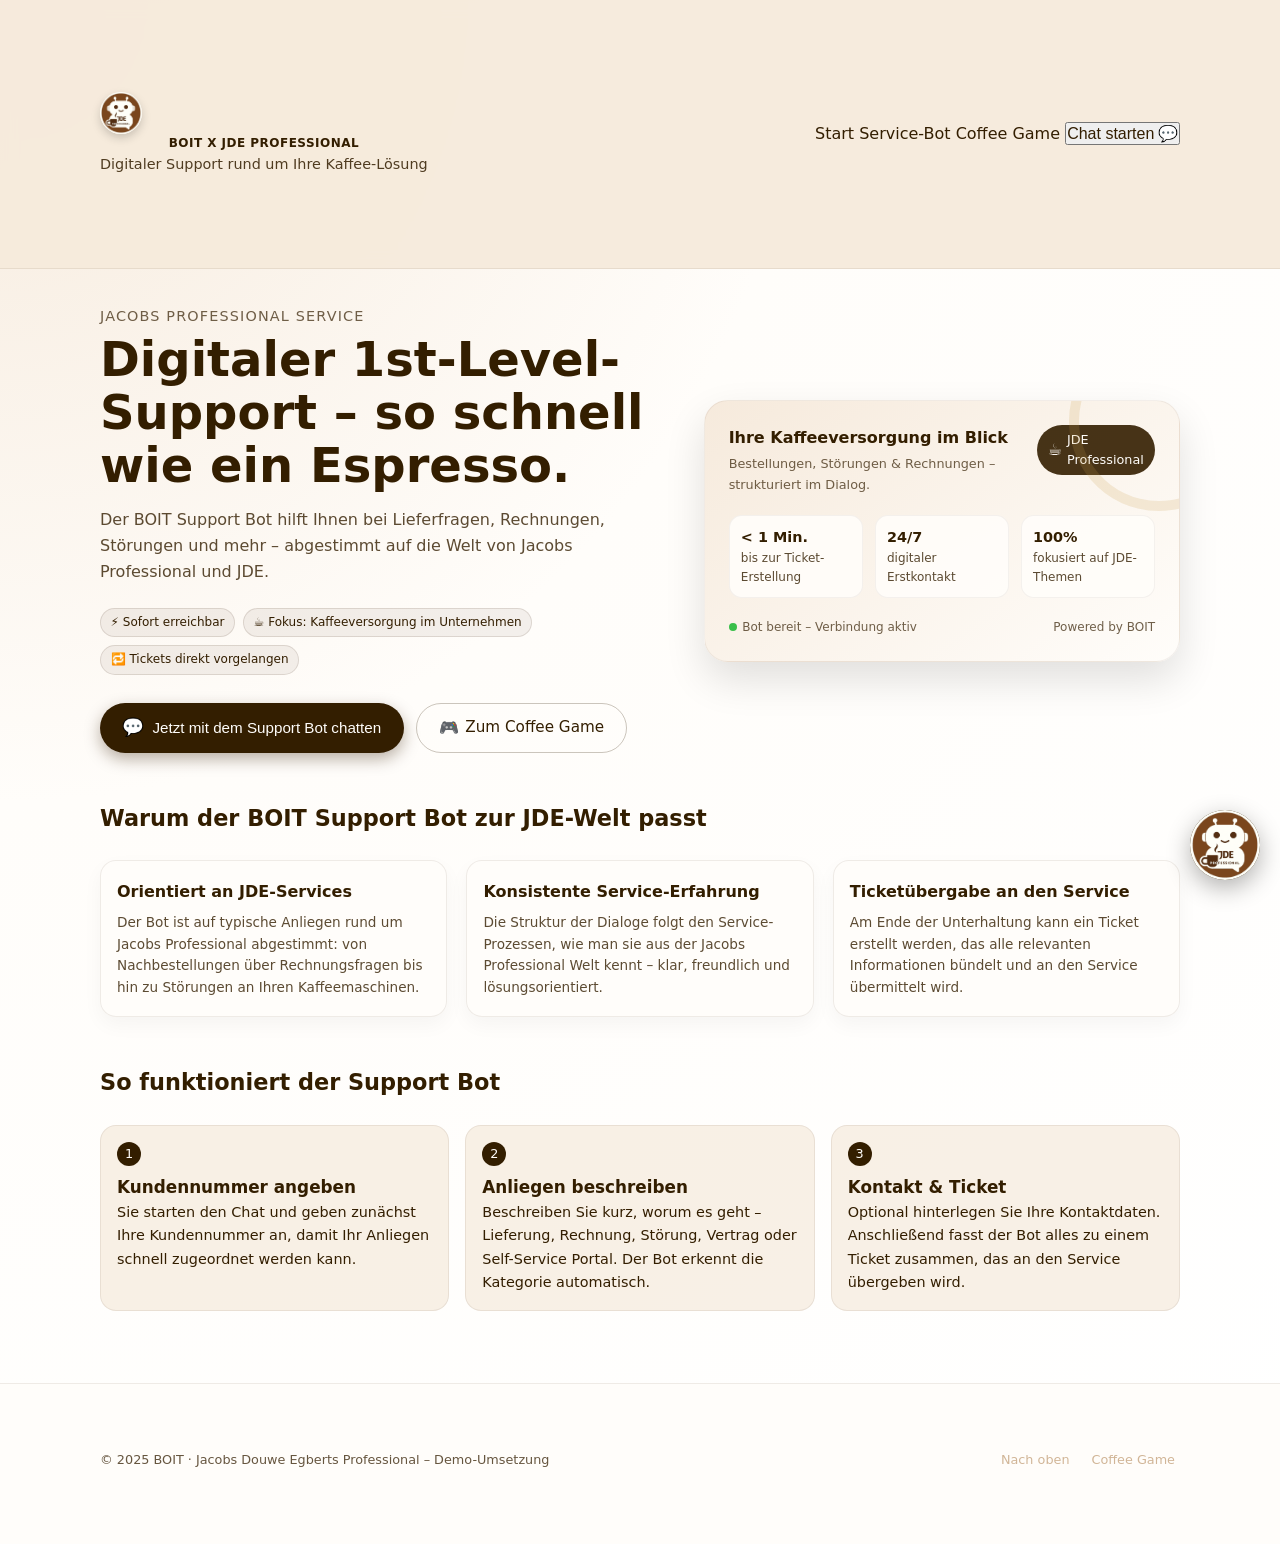
<file: index.html>
<!DOCTYPE html>
<html lang="de">
<head>
  <meta charset="UTF-8" />
  <meta name="viewport" content="width=device-width, initial-scale=1.0" />
  <title>BOIT x Jacobs Professional – Support Bot</title>

  <link rel="stylesheet" href="style2.css" />

  <style>
    :root {
      --jde-brown: #331E00;
      --jde-cream: #F6EADC;
      --jde-offwhite: #FFFDFA;
      --jde-accent: #C89A4B; /* leichte Goldnote als Akzent */
    }

    * {
      box-sizing: border-box;
      margin: 0;
      padding: 0;
    }

    body {
      font-family: system-ui, -apple-system, BlinkMacSystemFont, "Segoe UI", sans-serif;
      background: radial-gradient(circle at top left, #F6EADC 0, #FFFDFA 40%, #ffffff 100%);
      color: var(--jde-brown);
      line-height: 1.6;
    }

    a {
      color: inherit;
      text-decoration: none;
    }

    /* Hilfsklasse für das Logo-Bild (Allgemein) */
    .logo-img {
      width: 100%;
      height: 100%;
      object-fit: contain;
      display: block;
    }

    /* --------- Layout / Header --------- */

    .page-wrapper {
      min-height: 100vh;
      display: flex;
      flex-direction: column;
    }

    header {
      background: rgba(246, 234, 220, 0.95);
      border-bottom: 1px solid rgba(51, 30, 0, 0.08);
      backdrop-filter: blur(8px);
      position: sticky;
      top: 0;
      z-index: 50;
    }
    
    header .nav,
    header .nav * {
      color: var(--jde-brown) !important;
    }

    .nav {
      max-width: 1120px;
      margin: 0 auto;
      padding: 0.75rem 1.25rem;
      display: flex;
      align-items: center;
      justify-content: space-between;
      gap: 1rem;
    }

    .-left {
      display: flex;
      align-items: center;
      gap: 0.75rem;
    }

    /* Logo im Haupt-Header */
    .logo-circle {
      width: 42px;
      height: 42px;
      border-radius: 50%;
      background: transparent;
      display: flex;
      align-items: center;
      justify-content: center;
      font-weight: 600;
      font-size: 1.1rem;
      box-shadow: 0 4px 10px rgba(0, 0, 0, 0.18);
      overflow: hidden;
    }

    .brand-text {
      display: flex;
      flex-direction: column;
      font-size: 0.8rem;
    }

    .brand-text span:first-child {
      font-weight: 600;
      letter-spacing: 0.04em;
      text-transform: uppercase;
      font-size: 0.75rem;
    }

    .brand-text span:last-child {
      font-size: 0.9rem;
      opacity: 0.85;
    }

    .-links {
      display: flex;
      align-items: center;
      gap: 1.25rem;
      font-size: 0.95rem;
    }

    .-link {
      position: relative;
      padding-bottom: 0.1rem;
    }

    .-link::after {
      content: "";
      position: absolute;
      left: 0;
      bottom: 0;
      width: 0;
      height: 2px;
      background: var(--jde-brown);
      transition: width 0.2s ease;
    }

    .-link:hover::after {
      width: 100%;
    }

    .-cta {
      padding: 0.5rem 0.9rem;
      border-radius: 999px;
      background: var(--jde-brown);
      color: var(--jde-offwhite);
      font-size: 0.9rem;
      border: none;
      cursor: pointer;
      display: inline-flex;
      align-items: center;
      gap: 0.35rem;
      box-shadow: 0 4px 10px rgba(51, 30, 0, 0.3);
    }

    .nav-cta span {
      font-size: 1rem;
    }

    /* --------- Hero --------- */

    main {
      flex: 1;
    }

    .hero {
      max-width: 1120px;
      margin: 0 auto;
      padding: 2.5rem 1.25rem 3rem;
      display: grid;
      grid-template-columns: minmax(0, 3fr) minmax(0, 2.5fr);
      gap: 2rem;
      align-items: center;
    }

    @media (max-width: 900px) {
      .hero {
        grid-template-columns: 1fr;
      }
    }

    .hero-title {
      font-size: clamp(2rem, 3vw + 1rem, 3rem);
      line-height: 1.1;
      margin-bottom: 1rem;
      color: var(--jde-brown);
    }

    .hero-title span {
      display: block;
      font-weight: 300;
      letter-spacing: 0.08em;
      text-transform: uppercase;
      font-size: 0.9rem;
      margin-bottom: 0.5rem;
      color: rgba(51, 30, 0, 0.7);
    }

    .hero-subtitle {
      font-size: 1rem;
      max-width: 36rem;
      margin-bottom: 1.5rem;
      color: rgba(51, 30, 0, 0.8);
    }

    .hero-badges {
      display: flex;
      flex-wrap: wrap;
      gap: 0.5rem;
      margin-bottom: 1.75rem;
    }

    .badge {
      font-size: 0.75rem;
      padding: 0.25rem 0.6rem;
      border-radius: 999px;
      background: rgba(51, 30, 0, 0.06);
      border: 1px solid rgba(51, 30, 0, 0.12);
    }

    .hero-actions {
      display: flex;
      flex-wrap: wrap;
      gap: 0.75rem;
    }

    .btn-primary {
      padding: 0.7rem 1.4rem;
      border-radius: 999px;
      background: var(--jde-brown);
      color: var(--jde-offwhite);
      border: none;
      cursor: pointer;
      display: inline-flex;
      align-items: center;
      gap: 0.5rem;
      font-size: 0.95rem;
      box-shadow: 0 6px 16px rgba(51, 30, 0, 0.35);
      text-decoration: none;
    }

    .btn-primary span.icon {
      font-size: 1.1rem;
    }

    .btn-secondary {
      padding: 0.7rem 1.4rem;
      border-radius: 999px;
      background: transparent;
      color: var(--jde-brown);
      border: 1px solid rgba(51, 30, 0, 0.25);
      cursor: pointer;
      display: inline-flex;
      align-items: center;
      gap: 0.4rem;
      font-size: 0.95rem;
      text-decoration: none;
    }

    .btn-secondary span.icon {
      font-size: 1rem;
    }

    /* Hero "Bild"-Seite */

    .hero-card {
      background: linear-gradient(145deg, #F6EADC, #FFFDFA);
      border-radius: 1.5rem;
      padding: 1.5rem;
      box-shadow: 0 18px 40px rgba(0, 0, 0, 0.12);
      border: 1px solid rgba(51, 30, 0, 0.06);
      position: relative;
      overflow: hidden;
    }

    .hero-card-header {
      display: flex;
      justify-content: space-between;
      align-items: flex-start;
      margin-bottom: 1.25rem;
    }

    .hero-card-title {
      font-weight: 600;
      font-size: 1rem;
      margin-bottom: 0.25rem;
    }

    .hero-card-sub {
      font-size: 0.8rem;
      color: rgba(51, 30, 0, 0.7);
    }

    .pill {
      font-size: 0.8rem;
      padding: 0.3rem 0.7rem;
      border-radius: 999px;
      background: rgba(51, 30, 0, 0.9);
      color: var(--jde-offwhite);
      display: inline-flex;
      align-items: center;
      gap: 0.3rem;
    }

    .pill span.icon {
      font-size: 1rem;
    }

    .hero-card-metric {
      display: grid;
      grid-template-columns: repeat(3, minmax(0, 1fr));
      gap: 0.75rem;
      margin-bottom: 1.25rem;
      font-size: 0.8rem;
    }

    .metric-box {
      padding: 0.6rem 0.7rem;
      border-radius: 0.8rem;
      background: rgba(255, 253, 250, 0.9);
      border: 1px solid rgba(51, 30, 0, 0.05);
    }

    .metric-value {
      font-weight: 600;
      font-size: 0.9rem;
    }

    .metric-label {
      font-size: 0.75rem;
      opacity: 0.8;
    }

    .hero-card-footer {
      display: flex;
      justify-content: space-between;
      align-items: center;
      font-size: 0.75rem;
      color: rgba(51, 30, 0, 0.7);
    }

    .status-dot {
      width: 8px;
      height: 8px;
      border-radius: 999px;
      background: #3ABF4A;
      margin-right: 0.35rem;
    }

    .coffee-ring {
      position: absolute;
      width: 180px;
      height: 180px;
      border-radius: 50%;
      border: 10px solid rgba(200, 154, 75, 0.18);
      top: -70px;
      right: -70px;
      transform: rotate(-8deg);
    }

    /* --------- Info-Sektionen --------- */

    .section {
      max-width: 1120px;
      margin: 0 auto;
      padding: 0 1.25rem 3rem;
    }

    .section-title {
      font-size: 1.4rem;
      margin-bottom: 1.5rem;
    }

    .cards {
      display: grid;
      grid-template-columns: repeat(3, minmax(0, 1fr));
      gap: 1.2rem;
    }

    @media (max-width: 900px) {
      .cards {
        grid-template-columns: 1fr;
      }
    }

    .card {
      background: rgba(255, 253, 250, 0.95);
      border-radius: 1rem;
      padding: 1.1rem 1rem;
      border: 1px solid rgba(51, 30, 0, 0.08);
      box-shadow: 0 8px 20px rgba(0, 0, 0, 0.04);
      font-size: 0.9rem;
    }

    .card h3 {
      font-size: 1rem;
      margin-bottom: 0.45rem;
    }

    .card p {
      font-size: 0.85rem;
      color: rgba(51, 30, 0, 0.8);
    }

    .steps {
      display: grid;
      grid-template-columns: repeat(3, minmax(0, 1fr));
      gap: 1rem;
      font-size: 0.9rem;
    }

    @media (max-width: 900px) {
      .steps {
        grid-template-columns: 1fr;
      }
    }

    .step {
      background: rgba(246, 234, 220, 0.7);
      border-radius: 1rem;
      padding: 1rem;
      border: 1px solid rgba(51, 30, 0, 0.08);
    }

    .step-number {
      width: 24px;
      height: 24px;
      border-radius: 999px;
      background: var(--jde-brown);
      color: var(--jde-offwhite);
      display: inline-flex;
      align-items: center;
      justify-content: center;
      font-size: 0.8rem;
      margin-bottom: 0.5rem;
    }

    /* --------- Footer --------- */

    footer {
      border-top: 1px solid rgba(51, 30, 0, 0.08);
      margin-top: 1.5rem;
      background: #FFFDFA;
    }

    .footer-inner {
      max-width: 1120px;
      margin: 0 auto;
      padding: 1rem 1.25rem 1.5rem;
      font-size: 0.8rem;
      display: flex;
      flex-wrap: wrap;
      justify-content: space-between;
      gap: 0.8rem;
      color: rgba(51, 30, 0, 0.75);
    }

    .footer-links {
      display: flex;
      flex-wrap: wrap;
      gap: 0.75rem;
    }

    .footer-links a {
      opacity: 0.85;
    }

    /* --------- Chat-Widget --------- */

    #chat-toggle {
      position: fixed;
      bottom: 20px;
      right: 20px;
      background: var(--jde-brown);
      color: var(--jde-offwhite);
      border-radius: 50%; /* Rund machen */
      width: 70px;
      height: 70px;
      cursor: pointer;
      display: flex;
      align-items: center;
      justify-content: center;
      box-shadow: 0 8px 24px rgba(0, 0, 0, 0.3);
      z-index: 999;
      padding: 0;
      overflow: hidden;
      transition: transform 0.2s ease;
    }
    
    #chat-toggle:hover {
        transform: scale(1.05);
    }

    #chat-window {
      position: fixed;
      bottom: 100px;
      right: 20px;
      width: 360px;
      height: 500px;
      background: var(--jde-offwhite);
      border-radius: 16px;
      box-shadow: 0 18px 40px rgba(0, 0, 0, 0.28);
      display: none;
      flex-direction: column;
      z-index: 1000;
      border: 1px solid rgba(51, 30, 0, 0.16);
      overflow: hidden;
    }

    @media (max-width: 500px) {
      #chat-window {
        width: calc(100% - 32px);
        right: 16px;
      }
    }

    #chat-header {
      background: var(--jde-brown);
      color: var(--jde-offwhite);
      padding: 10px 12px;
      display: flex;
      justify-content: space-between;
      align-items: center;
    }

    /* NEU: Kleines Logo im Chat-Header */
    .chat-header-logo {
      width: 34px;
      height: 34px;
      border-radius: 50%;
      background: #fff; /* Damit das Bild gut lesbar ist */
      border: 2px solid rgba(255,255,255,0.2);
      overflow: hidden;
      display: flex;
      align-items: center;
      justify-content: center;
      flex-shrink: 0;
    }
    
    .chat-header-logo img {
      width: 100%;
      height: 100%;
      object-fit: contain;
    }

    #chat-header-title {
      display: flex;
      flex-direction: column;
      font-size: 0.8rem;
    }

    #chat-header-title span:first-child {
      font-weight: 600;
      font-size: 0.9rem;
    }

    #chat-header-title span:last-child {
      opacity: 0.85;
      font-size: 0.75rem;
    }

    #chat-close {
      cursor: pointer;
      font-size: 1rem;
      padding: 0.1rem 0.3rem;
      border-radius: 4px;
    }

    #chat-close:hover {
      background: rgba(255, 255, 255, 0.12);
    }

    #chat-messages {
      flex: 1;
      padding: 10px 12px;
      overflow-y: auto;
      font-size: 0.85rem;
      background: linear-gradient(to bottom, rgba(246, 234, 220, 0.35), #FFFDFA);
    }

    .bot-message {
      background: rgba(246, 234, 220, 0.95);
      padding: 8px 10px;
      border-radius: 10px;
      margin-bottom: 8px;
      max-width: 85%;
      box-shadow: 0 4px 10px rgba(0, 0, 0, 0.06);
    }

    .user-message {
      background: #D1FFD1;
      padding: 8px 10px;
      border-radius: 10px;
      margin-bottom: 8px;
      max-width: 85%;
      margin-left: auto;
      text-align: right;
      box-shadow: 0 4px 10px rgba(0, 0, 0, 0.06);
    }

    #chat-input-area {
      padding: 8px;
      display: flex;
      gap: 6px;
      border-top: 1px solid rgba(51, 30, 0, 0.08);
      background: #FFFDFA;
    }

    #chat-input {
      flex: 1;
      padding: 8px 9px;
      border-radius: 999px;
      border: 1px solid rgba(51, 30, 0, 0.2);
      font-size: 0.85rem;
      outline: none;
    }

    #chat-input:focus {
      border-color: var(--jde-brown);
      box-shadow: 0 0 0 2px rgba(51, 30, 0, 0.12);
    }

    #chat-send {
      padding: 0 12px;
      background: var(--jde-brown);
      color: var(--jde-offwhite);
      border: none;
      border-radius: 999px;
      cursor: pointer;
      font-size: 1rem;
      display: flex;
      align-items: center;
      justify-content: center;
    }

    #chat-error {
      color: #b00020;
      font-size: 0.7rem;
      padding: 0 10px 6px;
      display: none;
    }
  </style>
</head>

<body>
<div class="page-wrapper">
  <header>
    <nav class="nav">
      <div class="nav-left">
        <div class="logo-circle">
          <img src="grafik.jpg" alt="JDE Logo" class="logo-img">
        </div>
        <div class="brand-text">
          <span>BOIT x JDE Professional</span>
          <span>Digitaler Support rund um Ihre Kaffee-Lösung</span>
        </div>
      </div>

      <div class="nav-links">
        <a href="#top" class="nav-link">Start</a>
        <a href="#bot" class="nav-link">Service-Bot</a>
        <a href="gamedesign.html" class="nav-link">Coffee Game</a>
        <button class="nav-cta" id="nav-chat-open">
          <span>Chat starten</span>
          <span>💬</span>
        </button>
      </div>
    </nav>
  </header>

  <main id="top">
    <section class="hero">
      <div>
        <h1 class="hero-title">
          <span>Jacobs Professional Service</span>
          Digitaler 1st-Level-Support – so schnell wie ein Espresso.
        </h1>
        <p class="hero-subtitle">
          Der BOIT Support Bot hilft Ihnen bei Lieferfragen, Rechnungen, Störungen
          und mehr – abgestimmt auf die Welt von Jacobs Professional und JDE.
        </p>

        <div class="hero-badges">
          <div class="badge">⚡ Sofort erreichbar</div>
          <div class="badge">☕ Fokus: Kaffeeversorgung im Unternehmen</div>
          <div class="badge">🔁 Tickets direkt vorgelangen</div>
        </div>

        <div class="hero-actions">
          <button class="btn-primary" id="hero-chat-open">
            <span class="icon">💬</span>
            <span>Jetzt mit dem Support Bot chatten</span>
          </button>

          <a href="gamedesign.html" class="btn-secondary">
            <span class="icon">🎮</span>
            <span>Zum Coffee Game</span>
          </a>
        </div>
      </div>

      <aside class="hero-card" aria-label="Status Kaffeelösung">
        <div class="coffee-ring" aria-hidden="true"></div>

        <div class="hero-card-header">
          <div>
            <div class="hero-card-title">Ihre Kaffeeversorgung im Blick</div>
            <div class="hero-card-sub">
              Bestellungen, Störungen &amp; Rechnungen – strukturiert im Dialog.
            </div>
          </div>
          <div class="pill">
            <span class="icon">☕</span>
            JDE Professional
          </div>
        </div>

        <div class="hero-card-metric">
          <div class="metric-box">
            <div class="metric-value">&lt; 1 Min.</div>
            <div class="metric-label">bis zur Ticket-Erstellung</div>
          </div>
          <div class="metric-box">
            <div class="metric-value">24/7</div>
            <div class="metric-label">digitaler Erstkontakt</div>
          </div>
          <div class="metric-box">
            <div class="metric-value">100%</div>
            <div class="metric-label">fokusiert auf JDE-Themen</div>
          </div>
        </div>

        <div class="hero-card-footer">
          <div style="display:flex;align-items:center;">
            <span class="status-dot"></span>
            <span>Bot bereit – Verbindung aktiv</span>
          </div>
          <div>Powered by BOIT</div>
        </div>
      </aside>
    </section>

    <section class="section" id="bot">
      <h2 class="section-title">Warum der BOIT Support Bot zur JDE-Welt passt</h2>
      <div class="cards">
        <article class="card">
          <h3>Orientiert an JDE-Services</h3>
          <p>
            Der Bot ist auf typische Anliegen rund um Jacobs Professional abgestimmt:
            von Nachbestellungen über Rechnungsfragen bis hin zu Störungen an Ihren
            Kaffeemaschinen.
          </p>
        </article>

        <article class="card">
          <h3>Konsistente Service-Erfahrung</h3>
          <p>
            Die Struktur der Dialoge folgt den Service-Prozessen, wie man sie aus der
            Jacobs Professional Welt kennt – klar, freundlich und lösungsorientiert.
          </p>
        </article>

        <article class="card">
          <h3>Ticketübergabe an den Service</h3>
          <p>
            Am Ende der Unterhaltung kann ein Ticket erstellt werden, das alle
            relevanten Informationen bündelt und an den Service übermittelt wird.
          </p>
        </article>
      </div>
    </section>

    <section class="section">
      <h2 class="section-title">So funktioniert der Support Bot</h2>
      <div class="steps">
        <div class="step">
          <div class="step-number">1</div>
          <h3>Kundennummer angeben</h3>
          <p>
            Sie starten den Chat und geben zunächst Ihre Kundennummer an, damit
            Ihr Anliegen schnell zugeordnet werden kann.
          </p>
        </div>
        <div class="step">
          <div class="step-number">2</div>
          <h3>Anliegen beschreiben</h3>
          <p>
            Beschreiben Sie kurz, worum es geht – Lieferung, Rechnung,
            Störung, Vertrag oder Self-Service Portal. Der Bot erkennt die
            Kategorie automatisch.
          </p>
        </div>
        <div class="step">
          <div class="step-number">3</div>
          <h3>Kontakt & Ticket</h3>
          <p>
            Optional hinterlegen Sie Ihre Kontaktdaten. Anschließend fasst der Bot
            alles zu einem Ticket zusammen, das an den Service übergeben wird.
          </p>
        </div>
      </div>
    </section>
  </main>

  <footer>
    <div class="footer-inner">
      <div>© 2025 BOIT · Jacobs Douwe Egberts Professional – Demo-Umsetzung</div>
      <div class="footer-links">
        <a href="#top">Nach oben</a>
        <a href="gamedesign.html">Coffee Game</a>
      </div>
    </div>
  </footer>
</div>

<div id="chat-toggle">
  <img src="grafik.jpg" alt="Chat öffnen" class="logo-img">
</div>

<div id="chat-window" aria-label="Support-Chat">
  <div id="chat-header">
    <div style="display:flex; align-items:center; gap:10px;">
      <div class="chat-header-logo">
        <img src="grafik.jpg" alt="Bot Logo">
      </div>
      <div id="chat-header-title">
        <span>BOIT Support Bot</span>
        <span>Jacobs Professional Service-Assistent</span>
      </div>
    </div>
    <span id="chat-close">✖</span>
  </div>

  <div id="chat-messages"></div>
  <div id="chat-error"></div>

  <div id="chat-input-area">
    <input type="text" id="chat-input" placeholder="Nachricht eingeben..." />
    <button id="chat-send">➤</button>
  </div>
</div>

<script>
  // Backend-URL deines Node-Servers (Cloudflare Tunnel)
  const BACKEND_URL = "https://bot.boit.website/chat";

  const chatToggle = document.getElementById('chat-toggle');
  const chatWindow = document.getElementById('chat-window');
  const chatClose = document.getElementById('chat-close');
  const chatMessages = document.getElementById('chat-messages');
  const chatInput = document.getElementById('chat-input');
  const chatSend = document.getElementById('chat-send');
  const chatError = document.getElementById('chat-error');

  const navChatOpen = document.getElementById('nav-chat-open');
  const heroChatOpen = document.getElementById('hero-chat-open');

  let chatState = {};
  let isSending = false;
  let chatInitialized = false;

  function openChat() {
    chatWindow.style.display = 'flex';
    if (!chatInitialized) {
      initChatGreeting();
      chatInitialized = true;
    }
  }

  chatToggle.onclick = openChat;
  navChatOpen.onclick = openChat;
  heroChatOpen.onclick = openChat;

  chatClose.onclick = () => {
    chatWindow.style.display = 'none';
  };

  function addMessage(text, sender = 'bot') {
    const messageDiv = document.createElement('div');
    messageDiv.className = sender === 'user' ? 'user-message' : 'bot-message';
    messageDiv.innerHTML = text;
    chatMessages.appendChild(messageDiv);
    chatMessages.scrollTop = chatMessages.scrollHeight;
  }

  async function initChatGreeting() {
    try {
      const resp = await fetch(BACKEND_URL);
      if (!resp.ok) return;
      const data = await resp.json();
      chatState = data.state || {};
      if (data.reply) {
        addMessage(data.reply, 'bot');
      }
    } catch (e) {
      console.error("Fehler beim Laden der Begrüßung:", e);
    }
  }

  async function sendMessage() {
    if (isSending) return;

    const text = chatInput.value.trim();
    if (!text) return;

    addMessage(text, 'user');
    chatInput.value = '';
    isSending = true;
    chatError.style.display = 'none';

    try {
      const response = await fetch(BACKEND_URL, {
        method: "POST",
        headers: { "Content-Type": "application/json" },
        body: JSON.stringify({
          prompt: text,
          state: chatState
        }),
      });

      if (!response.ok) {
        throw new Error("HTTP-Fehler: " + response.status);
      }

      const data = await response.json();
      chatState = data.state || {};
      addMessage(data.reply || "Keine Antwort erhalten.", 'bot');
    } catch (error) {
      chatError.innerText = "Serverfehler: Verbindung fehlgeschlagen.";
      chatError.style.display = 'block';
      console.error(error);
    }

    isSending = false;
  }

  chatSend.onclick = sendMessage;
  chatInput.addEventListener("keydown", (e) => {
    if (e.key === "Enter") sendMessage();
  });
</script>

</body>
</html>
</file>
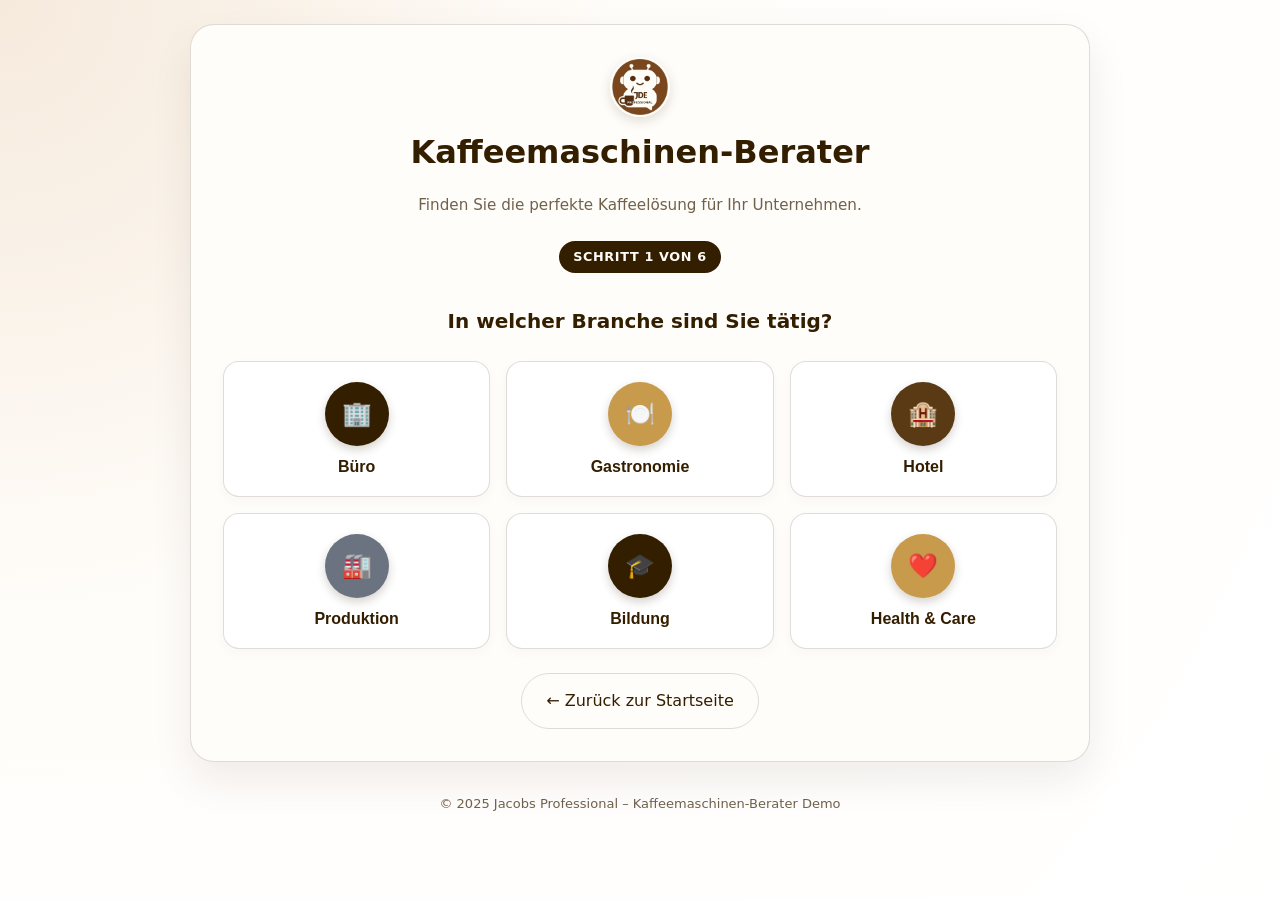
<file: game.html>
<!doctype html>
<html lang="de">
<head>
  <meta charset="utf-8" />
  <meta name="viewport" content="width=device-width,initial-scale=1" />
  <title>Kaffeemaschinen-Berater | JDE Professional</title>
  <style>
    :root {
      /* JDE Corporate Colors */
      --jde-brown: #331E00;
      --jde-cream: #F6EADC;
      --jde-offwhite: #FFFDFA;
      
      /* Semantic Variables */
      --bg-gradient: radial-gradient(circle at top left, #F6EADC 0, #FFFDFA 40%, #ffffff 100%);
      --card-bg: var(--jde-offwhite);
      --text-main: var(--jde-brown);
      --text-muted: rgba(51, 30, 0, 0.7);
      --border-color: rgba(51, 30, 0, 0.15);
      --primary: var(--jde-brown);
      --primary-hover: #4a2c00;
      --accent-selection: var(--jde-cream);
    }

    * {
      box-sizing: border-box;
    }

    body {
      margin: 0;
      font-family: system-ui, -apple-system, BlinkMacSystemFont, "Segoe UI", sans-serif;
      background: var(--bg-gradient);
      color: var(--text-main);
      min-height: 100vh;
      padding: 24px;
      line-height: 1.6;
    }

    .container {
      max-width: 900px; /* Etwas schmaler für besseren Fokus */
      margin: 0 auto;
    }

    .center {
      text-align: center;
    }

    /* Card Styling wie auf der Hauptseite */
    .card {
      background: var(--card-bg);
      border-radius: 24px;
      padding: 32px;
      box-shadow: 0 18px 40px rgba(51, 30, 0, 0.08);
      border: 1px solid var(--border-color);
    }

    header {
      margin-bottom: 24px;
    }

    h1 {
      font-size: clamp(24px, 4vw, 32px);
      margin: 8px 0;
      font-weight: 700;
      color: var(--jde-brown);
    }

    h2 {
      font-size: 20px;
      margin: 8px 0;
      font-weight: 600;
    }

    .muted {
      color: var(--text-muted);
      font-size: 0.95rem;
    }

    .grid {
      display: grid;
      gap: 16px;
    }

    .grid.cols-3 {
      grid-template-columns: repeat(auto-fit, minmax(220px, 1fr));
    }

    /* Interactive Buttons */
    button {
      cursor: pointer;
      border: 1px solid var(--border-color);
      border-radius: 16px;
      padding: 20px;
      text-align: left;
      background: #fff;
      color: var(--text-main);
      box-shadow: 0 4px 12px rgba(51, 30, 0, 0.03);
      transition: all 0.2s ease;
      font-size: 1rem;
    }

    button:hover:not(:disabled) {
      transform: translateY(-3px);
      border-color: var(--jde-brown);
      box-shadow: 0 8px 20px rgba(51, 30, 0, 0.1);
    }

    /* Icons */
    .icon-circle {
      width: 64px;
      height: 64px;
      border-radius: 50%;
      display: flex;
      align-items: center;
      justify-content: center;
      margin: 0 auto 12px;
      background: var(--jde-brown);
      color: var(--jde-offwhite);
      font-size: 24px;
      box-shadow: 0 4px 10px rgba(51, 30, 0, 0.2);
    }

    .small {
      font-size: 13px;
    }

    /* Badge / Pill */
    .pill {
      display: inline-block;
      padding: 6px 14px;
      border-radius: 999px;
      background: var(--jde-brown);
      color: var(--jde-offwhite);
      font-weight: 600;
      font-size: 0.8rem;
      margin-top: 8px;
      margin-bottom: 8px;
      letter-spacing: 0.05em;
      text-transform: uppercase;
    }

    /* Action Buttons Area */
    .actions {
      display: flex;
      gap: 12px;
      flex-wrap: wrap;
      margin-top: 24px;
    }

    /* Primary Button (JDE Brown) */
    .btn-primary {
      background: var(--primary);
      color: var(--jde-offwhite);
      padding: 14px 24px;
      border-radius: 999px; /* Pill Shape */
      border: none;
      font-weight: 600;
      display: inline-flex;
      align-items: center;
      justify-content: center;
      gap: 8px;
    }

    .btn-primary:hover {
      background: var(--primary-hover);
      transform: translateY(-2px);
    }

    /* Ghost/Secondary Button */
    .btn-ghost {
      background: transparent;
      color: var(--text-main);
      padding: 14px 24px;
      border-radius: 999px;
      border: 1px solid var(--border-color);
      font-weight: 500;
    }

    .btn-ghost:hover {
      border-color: var(--jde-brown);
      background: rgba(246, 234, 220, 0.3); /* Slight cream tint */
    }

    .btn-disabled {
      background: #e5e7eb;
      color: #9ca3af;
      cursor: not-allowed;
      border-color: transparent;
      box-shadow: none;
    }
    
    .btn-disabled:hover {
      transform: none;
      box-shadow: none;
    }

    /* Results */
    .benefit {
      display: flex;
      gap: 12px;
      align-items: flex-start;
      margin-bottom: 12px;
    }

    .check {
      width: 24px;
      height: 24px;
      flex-shrink: 0;
      border-radius: 50%;
      background: #3ABF4A; /* Ein frisches Grün für Success passt gut */
      color: white;
      display: inline-grid;
      place-items: center;
      font-weight: 700;
      font-size: 14px;
    }

    /* Formular */
    form .field {
      margin-bottom: 16px;
    }
    
    label {
      display: block;
      margin-bottom: 6px;
      font-weight: 600;
      font-size: 0.9rem;
    }

    input, textarea {
      width: 100%;
      padding: 12px 16px;
      border: 1px solid var(--border-color);
      border-radius: 12px;
      background: #fff;
      font-family: inherit;
      color: var(--text-main);
      outline: none;
      transition: border-color 0.2s;
    }

    input:focus, textarea:focus {
      border-color: var(--jde-brown);
      box-shadow: 0 0 0 3px rgba(51, 30, 0, 0.08);
    }

    footer {
      margin-top: 32px;
      text-align: center;
      color: var(--text-muted);
      font-size: 13px;
    }
    
    /* Logo Integration for Header */
    .logo-container {
        width: 60px;
        height: 60px;
        margin: 0 auto 10px;
        border-radius: 50%;
        overflow: hidden;
        box-shadow: 0 4px 12px rgba(51,30,0,0.15);
    }
    .logo-container img {
        width: 100%;
        height: 100%;
        object-fit: contain;
    }

    @media (max-width: 640px) {
      .card { padding: 20px; border-radius: 20px; }
      h1 { font-size: 26px; }
      .icon-circle { width: 56px; height: 56px; }
      .actions { flex-direction: column; }
      .actions button { width: 100%; justify-content: center; }
    }
  </style>
</head>
<body>
  <div class="container">
    <div id="app" class="card">
      </div>
    <footer>© 2025 Jacobs Professional – Kaffeemaschinen-Berater Demo</footer>
  </div>

  <script>
  // --- Data & helpers ---
  const app = document.getElementById('app');

  // Colors updated to fit JDE Corporate Design (Brown/Gold/Neutrals) 
  // We use CSS variables mainly, but keep these for inline styles if needed
  const branchen = [
    { id: 'buero', name: 'Büro', color: '#331E00', icon: '🏢' }, // JDE Brown
    { id: 'gastronomie', name: 'Gastronomie', color: '#C89A4B', icon: '🍽️' }, // Gold Accent
    { id: 'hotel', name: 'Hotel', color: '#5A3A15', icon: '🏨' }, // Lighter Brown
    { id: 'produktion', name: 'Produktion', color: '#6b7280', icon: '🏭' }, // Grey (Standard)
    { id: 'bildung', name: 'Bildung', color: '#331E00', icon: '🎓' },
    { id: 'health', name: 'Health & Care', color: '#C89A4B', icon: '❤️' }
  ];

  const mitarbeiterGroessen = [
    { id: 'bis10', label: 'Bis 10 Mitarbeiter', value: 'bis10' },
    { id: '11-50', label: '11–50 Mitarbeiter', value: '11-50' },
    { id: '51-200', label: '51–200 Mitarbeiter', value: '51-200' },
    { id: 'ueber200', label: 'Über 200 Mitarbeiter', value: 'ueber200' }
  ];

  const getraenkeOptionen = [
    { id: 'kaffee', label: 'Kaffee (Schwarz)', icon: '☕' },
    { id: 'cappuccino', label: 'Milchspezialitäten', icon: '🥛' },
    { id: 'tee', label: 'Heißwasser / Tee', icon: '🍵' },
    { id: 'kakao', label: 'Kakao', icon: '🍫' }
  ];

  // application state
  let state = {
    level: 1,
    branche: '',
    einsatzart: '',
    kundentyp: '',
    mitarbeiter: '',
    getraenke: [],
    festwasser: '',
    showForm: false,
    form: { firma:'', ansprechpartner:'', email:'', telefon:'', nachricht:'' }
  };

  function render(){
    app.innerHTML = '';
    window.scrollTo(0,0); // Scroll to top on render
    if(state.level === -1){ return renderEventAbort(); }
    if(state.level === -2){ return renderPrivateAbort(); }
    if(state.level === 1){ return renderBranchenwahl(); }
    if(state.level === 2){ return renderEinsatzart(); }
    if(state.level === 3){ return renderKundentyp(); }
    if(state.level === 4){ return renderMitarbeiter(); }
    if(state.level === 5){ return renderGetraenke(); }
    if(state.level === 6 && !state.showForm){ return renderEmpfehlung(); }
    if(state.showForm){ return renderForm(); }
    
    app.innerHTML = '<p class="center muted">Etwas ist schiefgelaufen — bitte Seite neu laden.</p>';
  }

  // --- Render functions ---
  function renderBranchenwahl(){
    const container = document.createElement('div');
    container.innerHTML = `
      <header class="center">
        <div class="logo-container"><img src="grafik.jpg" alt="JDE Logo"></div>
        <h1>Kaffeemaschinen-Berater</h1>
        <p class="muted">Finden Sie die perfekte Kaffeelösung für Ihr Unternehmen.</p>
        <div class="pill">Schritt 1 von 6</div>
      </header>
      <section>
        <h2 class="center">In welcher Branche sind Sie tätig?</h2>
        <div class="grid cols-3" id="branchen-grid" style="margin-top:24px;"></div>
      </section>
      <div class="actions center" style="justify-content:center">
         <a href="index.html" class="btn-ghost" style="text-decoration:none; text-align:center;">← Zurück zur Startseite</a>
      </div>
    `;
    app.appendChild(container);
    const grid = container.querySelector('#branchen-grid');
    branchen.forEach(b => {
      const btn = document.createElement('button');
      // Using CSS variable for background consistency
      btn.innerHTML = `
        <div class="icon-circle" style="background:${b.color};">
          <div style="font-size:24px">${b.icon}</div>
        </div>
        <strong style="display:block;text-align:center">${b.name}</strong>
      `;
      btn.addEventListener('click', () => { state.branche = b.id; state.level = 2; render(); });
      grid.appendChild(btn);
    });
  }

  function renderEinsatzart(){
    const container = document.createElement('div');
    container.innerHTML = `
      <header class="center small">
        <div class="pill">Schritt 2 von 6</div>
        <h2>Wie möchten Sie die Maschine nutzen?</h2>
      </header>
      <div class="grid" style="margin-top:24px">
        <button id="dauerhaft">
          <div style="font-size:24px;margin-bottom:8px">🏢</div>
          <strong>Dauerhafter Einsatz</strong>
          <div class="muted small">Tägliche Versorgung im Betrieb</div>
        </button>
        <button id="event">
          <div style="font-size:24px;margin-bottom:8px">🎉</div>
          <strong>Einmaliges Event</strong>
          <div class="muted small">Kurzzeitmiete für Veranstaltungen</div>
        </button>
      </div>
      <div class="actions"><button class="btn-ghost" id="back">← Zurück</button></div>
    `;
    app.appendChild(container);
    container.querySelector('#dauerhaft').addEventListener('click', () => { state.einsatzart = 'dauerhaft'; state.level = 3; render(); });
    container.querySelector('#event').addEventListener('click', () => { state.einsatzart = 'event'; state.level = -1; render(); });
    container.querySelector('#back').addEventListener('click', () => { state.level = 1; render(); });
  }

  function renderKundentyp(){
    const container = document.createElement('div');
    container.innerHTML = `
      <header class="center small">
        <div class="pill">Schritt 3 von 6</div>
        <h2>Für wen ist die Maschine?</h2>
      </header>
      <div class="grid" style="margin-top:24px">
        <button id="gewerblich">
           <div style="font-size:24px;margin-bottom:8px">💼</div>
           <strong>Gewerbliche Nutzung</strong>
           <div class="muted small">Für Büros, Gastronomie, Health & Care</div>
        </button>
        <button id="privat">
           <div style="font-size:24px;margin-bottom:8px">🏠</div>
           <strong>Private Nutzung</strong>
           <div class="muted small">Für den Haushalt</div>
        </button>
      </div>
      <div class="actions"><button class="btn-ghost" id="back">← Zurück</button></div>
    `;
    app.appendChild(container);
    container.querySelector('#gewerblich').addEventListener('click', () => { state.kundentyp = 'gewerblich'; state.level = 4; render(); });
    container.querySelector('#privat').addEventListener('click', () => { state.kundentyp = 'privat'; state.level = -2; render(); });
    container.querySelector('#back').addEventListener('click', () => { state.level = 2; render(); });
  }

  function renderMitarbeiter(){
    const container = document.createElement('div');
    container.innerHTML = `
      <header class="center small">
        <div class="pill">Schritt 4 von 6</div>
        <h2>Wie viele Mitarbeiter / Gäste versorgen Sie täglich?</h2>
      </header>
      <div class="grid cols-3" id="mitarbeiter-grid" style="margin-top:24px"></div>
      <div class="actions"><button class="btn-ghost" id="back">← Zurück</button></div>
    `;
    app.appendChild(container);
    const grid = container.querySelector('#mitarbeiter-grid');
    mitarbeiterGroessen.forEach(g => {
      const btn = document.createElement('button');
      btn.innerHTML = `
        <div style="font-size:24px;margin-bottom:8px; color:var(--jde-brown);">👥</div>
        <strong style="display:block;text-align:center">${g.label}</strong>
      `;
      btn.addEventListener('click', () => { state.mitarbeiter = g.value; state.level = 5; render(); });
      grid.appendChild(btn);
    });
    container.querySelector('#back').addEventListener('click', () => { state.level = 3; render(); });
  }

  function renderGetraenke(){
    const container = document.createElement('div');
    container.innerHTML = `
      <header class="center small">
        <div class="pill">Schritt 5 von 6</div>
        <h2>Welche Getränkevielfalt wünschen Sie?</h2>
        <p class="muted">Mehrfachauswahl möglich</p>
      </header>
      <div class="grid cols-3" id="getraenke-grid" style="margin-top:24px"></div>
      <div style="margin-top:24px; text-align:center;">
        <button id="weiter" class="btn-primary btn-disabled">Weiter zum letzten Schritt</button>
      </div>
      <div class="actions"><button class="btn-ghost" id="back">← Zurück</button></div>
    `;
    app.appendChild(container);
    const grid = container.querySelector('#getraenke-grid');
    getraenkeOptionen.forEach(g => {
      const btn = document.createElement('button');
      btn.setAttribute('data-id', g.id);
      updateGetraenkButton(btn, g);
      btn.addEventListener('click', () => {
        toggleGetraenk(g.id);
        updateGetraenkButton(btn, g);
        updateWeiterButton();
      });
      grid.appendChild(btn);
    });
    
    function updateWeiterButton(){
      const weiter = container.querySelector('#weiter');
      if(state.getraenke.length > 0){ 
          weiter.classList.remove('btn-disabled'); 
          weiter.disabled=false; 
      } else { 
          weiter.classList.add('btn-disabled'); 
          weiter.disabled=true; 
      }
    }

    function updateGetraenkButton(btn,g){
      const selected = state.getraenke.includes(g.id);
      // HIER ANGEPASST: Nutze JDE Cream (#F6EADC) als Hintergrund statt Pink
      const bg = selected ? 'var(--jde-cream)' : '#fff';
      const border = selected ? '2px solid var(--jde-brown)' : '1px solid var(--border-color)';
      
      btn.style.background = bg;
      btn.style.border = border;
      
      btn.innerHTML = `
        <div style="font-size:26px;margin-bottom:8px">${g.icon}</div>
        <strong>${g.label}</strong>
        ${selected ? '<div style="margin-top:8px; color:var(--jde-brown); font-weight:bold;" class="small">Ausgewählt ✓</div>' : ''}
      `;
    }
    
    function toggleGetraenk(id){
      const idx = state.getraenke.indexOf(id);
      if(idx >= 0) state.getraenke.splice(idx,1);
      else state.getraenke.push(id);
    }
    
    container.querySelector('#weiter').addEventListener('click', () => {
      if(state.getraenke.length === 0) return;
      renderFestwasserQuestion();
    });
    container.querySelector('#back').addEventListener('click', () => { state.level = 4; render(); });
    updateWeiterButton();
  }

  function renderFestwasserQuestion(){
    app.innerHTML = '';
    const container = document.createElement('div');
    container.innerHTML = `
      <header class="center small">
        <div class="pill">Schritt 6 von 6</div>
        <h2>Ist ein Festwasseranschluss möglich?</h2>
        <p class="muted">Ein Anschluss sorgt für unterbrechungsfreien Betrieb ohne Tanknachfüllen.</p>
      </header>
      <div style="display:grid; grid-template-columns: 1fr 1fr; gap:16px; margin-top:24px">
        <button id="fest-ja" style="text-align:center">
            <div style="font-size:24px;margin-bottom:8px">🚰</div>
            <strong>Ja</strong><br><span class="muted small">Festwasser möglich</span>
        </button>
        <button id="fest-nein" style="text-align:center">
            <div style="font-size:24px;margin-bottom:8px">🍶</div>
            <strong>Nein</strong><br><span class="muted small">Wassertank benötigt</span>
        </button>
      </div>
      <div class="actions"><button class="btn-ghost" id="back">← Zurück</button></div>
    `;
    app.appendChild(container);
    container.querySelector('#fest-ja').addEventListener('click', () => { state.festwasser = 'ja'; state.level = 6; render(); });
    container.querySelector('#fest-nein').addEventListener('click', () => { state.festwasser = 'nein'; state.level = 6; render(); });
    container.querySelector('#back').addEventListener('click', () => { state.level = 5; render(); });
  }

  function getMaschinenEmpfehlung(){
    const m = state.mitarbeiter;
    if(m === 'bis10'){
      return {
        name:'Compact Pro 3000',
        modelle:['Jura GIGA X3','WMF 1100 S','Melitta Cafina XT4'],
        benefits:[
          'Ideal für kleine Teams & Meetingräume',
          'Kompaktes Design, einfacher Betrieb',
          'Plug & Play mit Wassertank'
        ]
      };
    } else if(m === '11-50'){
      return {
        name:'Business Line 5000',
        modelle:['WMF 1500 S+','Schaerer Coffee Art','Jura X8'],
        benefits:[
          'Hohe Leistung für den Dauerbetrieb',
          'Perfekter Milchschaum auf Knopfdruck',
          'Optional mit Zahlungssystemen'
        ]
      };
    } else if(m === '51-200'){
      return {
        name:'Professional XL 8000',
        modelle:['Franke A800','WMF 9000 S+','Schaerer Soul'],
        benefits:[
          'Maximale Geschwindigkeit bei Spitzenlast',
          'Parallelausgabe von Kaffee & Heißwasser',
          'Große Bohnenbehälter & Satzabwurf'
        ]
      };
    } else {
      return {
        name:'Industrial Power 10000',
        modelle:['Franke SB1200','WMF 5000 S+','Schaerer Prime'],
        benefits:[
          'Industriestandard für Kantinen',
          'Hygienisch & Wartungsarm',
          'Full-Service-Support inklusive'
        ]
      };
    }
  }

  function renderEmpfehlung(){
    const empfehlung = getMaschinenEmpfehlung();
    const container = document.createElement('div');
    container.innerHTML = `
      <header class="center">
        <div style="font-size:48px; margin-bottom:10px">🏆</div>
        <h1 style="color:var(--jde-brown)">Unsere Empfehlung</h1>
        <div class="pill" style="font-size:1rem; background:var(--jde-cream); color:var(--jde-brown)">${empfehlung.name}</div>
      </header>

      <div style="margin-top:24px; padding:20px; background:#fff; border-radius:16px; border:1px solid var(--border-color);">
        <h2 style="margin-top:0">Passende Modelle</h2>
        <div id="models" style="display:flex; gap:12px; flex-wrap:wrap; margin-top:16px"></div>

        <h2 style="margin-top:24px">Ihre Vorteile</h2>
        <div id="benefits" style="margin-top:12px"></div>
      </div>

      <div style="margin-top:24px" class="center">
        <h3>Interessiert?</h3>
        <p class="muted">Fordern Sie jetzt Ihr unverbindliches Angebot an.</p>
        <div class="actions center" style="justify-content:center;margin-top:16px">
          <button id="open-form" class="btn-primary">Kostenloses Angebot anfordern</button>
          <button id="new" class="btn-ghost">Neu starten</button>
        </div>
      </div>
    `;
    app.appendChild(container);
    const modelsDiv = container.querySelector('#models');
    empfehlung.modelle.forEach(m => {
      const d = document.createElement('div');
      // Mini Cards inside recommendation
      d.style.cssText = 'padding:12px; background:var(--jde-offwhite); border:1px solid var(--border-color); border-radius:12px; min-width:140px; text-align:center; box-shadow:0 2px 4px rgba(0,0,0,0.05)';
      d.innerHTML = `<div style="font-size:24px">☕</div><strong style="display:block;margin-top:4px;font-size:0.9rem">${m}</strong>`;
      modelsDiv.appendChild(d);
    });
    const benefitsDiv = container.querySelector('#benefits');
    empfehlung.benefits.forEach(b => {
      const d = document.createElement('div');
      d.className = 'benefit';
      d.innerHTML = `<div class="check">✓</div><div>${b}</div>`;
      benefitsDiv.appendChild(d);
    });

    container.querySelector('#open-form').addEventListener('click', () => { state.showForm = true; render(); });
    container.querySelector('#new').addEventListener('click', () => { restart(); render(); });
  }

  function renderForm(){
    const container = document.createElement('div');
    container.innerHTML = `
      <header class="center small">
        <div class="pill">Kontakt</div>
        <h2>Angebot anfordern</h2>
        <p class="muted">Wir erstellen Ihnen ein individuelles Angebot basierend auf Ihren Angaben.</p>
      </header>
      <form id="lead-form" class="card" style="border:none; box-shadow:none; padding:0; background:transparent;" novalidate>
        <div class="field"><label>Firma *</label><input id="firma" type="text" placeholder="Firmenname" value="${escapeHtml(state.form.firma)}"></div>
        <div class="field"><label>Ansprechpartner *</label><input id="ansprechpartner" type="text" placeholder="Vorname Nachname" value="${escapeHtml(state.form.ansprechpartner)}"></div>
        <div class="field"><label>E-Mail *</label><input id="email" type="email" placeholder="name@firma.de" value="${escapeHtml(state.form.email)}"></div>
        <div class="field"><label>Telefon *</label><input id="telefon" type="tel" placeholder="+49 ..." value="${escapeHtml(state.form.telefon)}"></div>
        <div class="field"><label>Nachricht (Optional)</label><textarea id="nachricht" rows="4" placeholder="Zusätzliche Wünsche...">${escapeHtml(state.form.nachricht)}</textarea></div>
        <div style="display:flex; gap:12px; margin-top:24px; flex-wrap:wrap;">
          <button id="submit" class="btn-primary" type="button" style="flex:1">Anfrage absenden</button>
          <button id="back" class="btn-ghost" type="button">← Zurück</button>
        </div>
      </form>
    `;
    app.innerHTML = '';
    app.appendChild(container);

    container.querySelector('#submit').addEventListener('click', () => {
      const firma = container.querySelector('#firma').value.trim();
      const ansprechpartner = container.querySelector('#ansprechpartner').value.trim();
      const email = container.querySelector('#email').value.trim();
      const telefon = container.querySelector('#telefon').value.trim();
      const nachricht = container.querySelector('#nachricht').value.trim();

      if(!firma || !ansprechpartner || !email || !telefon){
        alert('Bitte füllen Sie alle Pflichtfelder (*) aus.');
        return;
      }
      state.form = { firma, ansprechpartner, email, telefon, nachricht };
      alert('Vielen Dank! Ihre Anfrage wurde an JDE Professional übermittelt. Ein Berater meldet sich in Kürze.');
      restart();
      render();
    });

    container.querySelector('#back').addEventListener('click', () => { state.showForm = false; render(); });
  }

  // abort screens
  function renderEventAbort(){
    app.innerHTML = `
      <div class="center" style="padding:40px 0">
        <div style="font-size:48px;margin-bottom:16px">ℹ️</div>
        <h2>Event-Anfrage</h2>
        <p class="muted" style="max-width:500px; margin:0 auto 24px;">
          Unsere Online-Beratung ist auf dauerhafte Lösungen spezialisiert. 
          Für Event-Anfragen wenden Sie sich bitte direkt an unseren Kundenservice.
        </p>
        <div class="actions" style="justify-content:center;">
          <button class="btn-primary" id="restart">Zurück zum Start</button>
        </div>
      </div>
    `;
    document.getElementById('restart').addEventListener('click', () => { restart(); render(); });
  }

  function renderPrivateAbort(){
    app.innerHTML = `
      <div class="center" style="padding:40px 0">
        <div style="font-size:48px;margin-bottom:16px">🏠</div>
        <h2>Privatkunden</h2>
        <p class="muted" style="max-width:500px; margin:0 auto 24px;">
           Jacobs Douwe Egberts Professional richtet sich ausschließlich an Geschäftskunden (B2B). 
           Bitte besuchen Sie unseren Shop für Endverbraucher.
        </p>
        <div class="actions" style="justify-content:center;">
          <button class="btn-primary" id="restart2">Zurück zum Start</button>
        </div>
      </div>
    `;
    document.getElementById('restart2').addEventListener('click', () => { restart(); render(); });
  }

  // utilities
  function restart(){
    state = {
      level: 1,
      branche: '',
      einsatzart: '',
      kundentyp: '',
      mitarbeiter: '',
      getraenke: [],
      festwasser: '',
      showForm: false,
      form: { firma:'', ansprechpartner:'', email:'', telefon:'', nachricht:'' }
    };
  }

  function escapeHtml(s){ return String(s||'').replace(/[&<>"']/g, m => ({'&':'&amp;','<':'&lt;','>':'&gt;','"':'&quot;',"'":"&#39;"}[m])); }

  // initial render
  render();

  </script>

<script>
  // Example user data
  const user = {
    id: "guest_" + Math.random().toString(36).substr(2, 9),
    name: "Website Visitor",
    email: "", 
    createdAt: Math.floor(new Date().getTime() / 1000)
  };

  window.intercomSettings = {
    api_base: "https://api-iam.intercom.io",
    app_id: "wpspekbt",
    user_id: user.id,
    name: user.name,
    created_at: user.createdAt
  };
</script>

<script>
  (function(){
    var w=window; var ic=w.Intercom;
    if(typeof ic==="function"){
      ic('reattach_activator'); ic('update',w.intercomSettings);
    } else {
      var d=document; var i=function(){i.c(arguments);}; i.q=[];
      i.c=function(args){i.q.push(args);}; w.Intercom=i;
      var l=function(){
        var s=d.createElement('script'); s.type='text/javascript'; s.async=true;
        s.src='https://widget.intercom.io/widget/wpspekbt';
        var x=d.getElementsByTagName('script')[0];
        x.parentNode.insertBefore(s,x);
      };
      if(document.readyState==='complete'){l();}
      else if(w.attachEvent){w.attachEvent('onload',l);}
      else{w.addEventListener('load',l,false);}
    }
  })();
</script>

<script>
  (function(w,d,s,l,i){
    w[l]=w[l]||[];
    w[l].push({'gtm.start': new Date().getTime(),event:'gtm.js'});
    var f=d.getElementsByTagName(s)[0],
        j=d.createElement(s),dl=l!='dataLayer'?'&l='+l:'';
    j.async=true;
    j.src='https://www.googletagmanager.com/gtm.js?id='+i+dl;
    f.parentNode.insertBefore(j,f);
  })(window,document,'script','dataLayer','GTM-XXXXXXX');
</script>
<noscript><iframe src="https://www.googletagmanager.com/ns.html?id=GTM-XXXXXXX"
height="0" width="0" style="display:none;visibility:hidden"></iframe></noscript>

</body>
</html>
</file>
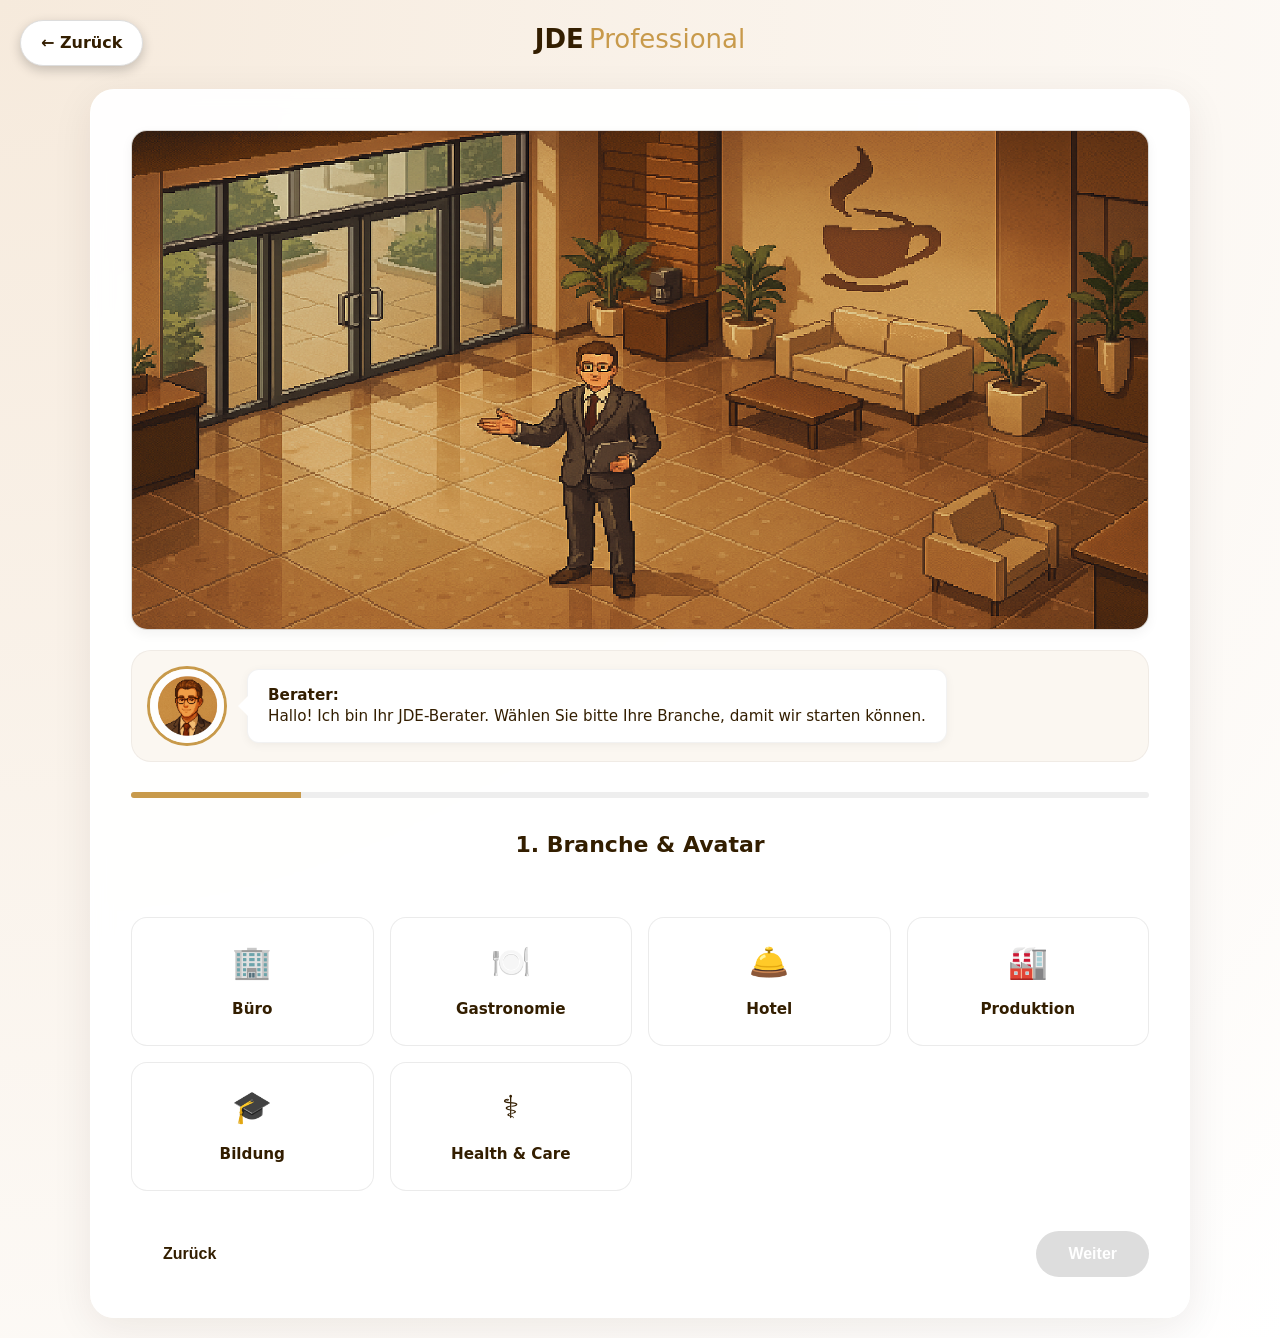
<file: gamedesign.html>
<!doctype html>
<html lang="de">
<head>
  <meta charset="utf-8" />
  <meta name="viewport" content="width=device-width,initial-scale=1" />
  <title>JDE Professional | Kaffeemaschinen-Berater</title>
  <style>
    :root {
      /* JDE Colors */
      --jde-brown: #331E00;
      --jde-gold: #C89A4B;
      --jde-cream: #F6EADC;
      --jde-grey: #f9f9f9;
      
      --bg-gradient: radial-gradient(circle at top left, #F6EADC 0, #ffffff 100%);
      --card-bg: rgba(255, 255, 255, 0.95);
      --shadow: 0 10px 40px rgba(51, 30, 0, 0.08);
    }

    * { box-sizing: border-box; }

    body {
      margin: 0;
      font-family: 'Segoe UI', system-ui, sans-serif;
      background: var(--bg-gradient);
      color: var(--jde-brown);
      min-height: 100vh;
      padding: 20px;
      line-height: 1.5;
    }

    .container { max-width: 1100px; margin: 0 auto; }
    .center { text-align: center; }

    /* Main App Card */
    .app-card {
      background: var(--card-bg);
      backdrop-filter: blur(10px);
      border-radius: 24px;
      padding: 40px;
      box-shadow: var(--shadow);
      border: 1px solid rgba(255,255,255,0.8);
      min-height: 750px;
      display: flex;
      flex-direction: column;
      position: relative;
    }

    h1, h2 { color: var(--jde-brown); margin-top: 0; }
    h2 { font-size: 22px; font-weight: 700; margin-bottom: 24px; }

    /* --- SZENEN-BILD --- */
/* --- SZENEN-BILD (Zentriert) --- */
    .scene-image {
      width: 100%;             /* Füllt die Breite aus */
      max-width: 100%;         /* Sicherheitshalber */
      height: 500px;
      550
      object-fit: cover;       /* Bild füllt den Rahmen, ohne sich zu verzerren */
      object-position: center center; /* WICHTIG: Fokus genau in die Bildmitte setzen */
      
      border-radius: 16px;
      
      /* Zentrierung des Elements selbst (falls width mal kleiner als 100% ist) */
      display: block;
      margin: 0 auto 20px auto; 
      
      border: 1px solid rgba(51,30,0,0.1);
      box-shadow: 0 4px 12px rgba(0,0,0,0.05);
      background: #eee;
    }

    /* --- CHARAKTER & SPRECHBLASE --- */
    .advisor-wrap {
      display: flex;
      align-items: center;
      gap: 20px;
      margin-bottom: 30px;
      background: rgba(246, 234, 220, 0.4);
      padding: 15px;
      border-radius: 20px;
      border: 1px solid rgba(51,30,0,0.05);
    }

    .advisor-avatar {
      width: 80px;
      height: 80px;
      border-radius: 50%;
      object-fit: cover;
      border: 3px solid var(--jde-gold);
      background: #fff;
      flex-shrink: 0;
    }

    .advisor-bubble {
      position: relative;
      background: #fff;
      border-radius: 12px;
      padding: 15px 20px;
      color: var(--jde-brown);
      font-size: 0.95rem;
      box-shadow: 0 2px 10px rgba(0,0,0,0.05);
      border: 1px solid rgba(0,0,0,0.05);
      line-height: 1.4;
    }
    
    .advisor-bubble::after {
      content: '';
      position: absolute;
      left: -10px;
      top: 50%;
      transform: translateY(-50%);
      border-width: 10px 10px 10px 0;
      border-style: solid;
      border-color: transparent #fff transparent transparent;
    }

    /* Interactive Grid */
    .grid { display: grid; gap: 16px; grid-template-columns: repeat(auto-fit, minmax(220px, 1fr)); }
    
    .option-btn {
      background: #fff;
      border: 1px solid rgba(0,0,0,0.08);
      border-radius: 16px;
      padding: 20px;
      cursor: pointer;
      transition: all 0.2s ease;
      text-align: center;
      position: relative;
      display: flex;
      flex-direction: column;
      align-items: center;
      justify-content: center;
      height: 100%;
    }
    .option-btn:hover {
      transform: translateY(-3px);
      box-shadow: 0 8px 20px rgba(0,0,0,0.08);
      border-color: var(--jde-gold);
    }
    .option-btn.selected {
      background: var(--jde-cream);
      border-color: var(--jde-brown);
      box-shadow: inset 0 0 0 2px var(--jde-brown);
    }
    .option-icon { font-size: 32px; margin-bottom: 12px; display: block; }
    .option-label { font-weight: 700; display: block; margin-bottom: 4px; font-size: 0.95rem; }
    .option-sub { font-size: 0.8rem; color: #666; display: block; line-height: 1.3; }

    /* Navigation */
    .footer-nav { margin-top: auto; padding-top: 40px; display: flex; justify-content: space-between; }
    
    .btn {
      padding: 14px 32px;
      border-radius: 50px;
      border: none;
      font-weight: 600;
      cursor: pointer;
      font-size: 1rem;
      transition: 0.2s;
    }
    .btn-primary { background: var(--jde-brown); color: white; }
    .btn-primary:hover { background: #503000; }
    .btn-primary:disabled { background: #ddd; cursor: not-allowed; }
    .btn-ghost { background: transparent; color: var(--jde-brown); }

    .progress { height: 6px; background: #eee; border-radius: 10px; margin-bottom: 30px; overflow: hidden; }
    .progress-bar { height: 100%; background: var(--jde-gold); transition: width 0.4s ease; }

    /* Results Layout */
    .results-grid { display: grid; gap: 24px; grid-template-columns: repeat(auto-fill, minmax(280px, 1fr)); }
    
    .machine-card {
      background: white; border-radius: 16px; border: 1px solid #eee;
      display: flex; flex-direction: column; text-decoration: none; color: inherit;
      transition: all 0.3s ease; overflow: hidden; height: 100%;
    }
    .machine-card:hover { transform: translateY(-8px); box-shadow: 0 20px 40px rgba(51,30,0,0.15); border-color: var(--jde-gold); }
    
    .m-image-container {
      background: #fff; height: 200px; width: 100%;
      display: flex; align-items: center; justify-content: center;
      padding: 20px; border-bottom: 1px solid #f0f0f0;
    }
    .m-image { max-width: 100%; max-height: 100%; object-fit: contain; transition: transform 0.3s ease; }
    .machine-card:hover .m-image { transform: scale(1.05); }

    .m-body { padding: 20px; flex-grow: 1; display:flex; flex-direction:column; }
    .m-tag { font-size: 10px; text-transform: uppercase; letter-spacing: 1px; font-weight: 800; color: var(--jde-gold); margin-bottom: 8px; display: block; }
    .m-title { font-weight: 800; font-size: 1.2rem; margin-bottom: 12px; line-height: 1.2; color: var(--jde-brown); }
    .m-specs { list-style: none; padding: 0; margin: 0 0 16px 0; font-size: 0.85rem; color: #555; flex-grow: 1; }
    .m-specs li { margin-bottom: 6px; padding-left: 18px; position: relative; }
    .m-specs li::before { content: "✓"; color: var(--jde-gold); position: absolute; left: 0; font-weight: bold; }
    .m-link { background: var(--jde-brown); color: white; text-align: center; padding: 12px; font-weight: 600; font-size: 0.9rem; border-radius: 8px; margin-top: auto; }

    /* Message Box for Aborts */
    .msg-box {
      background: #fff3cd;
      border: 1px solid #ffecb5;
      color: #856404;
      padding: 30px;
      border-radius: 16px;
      text-align: center;
      margin-top: 40px;
    }

    .loader { width: 50px; height: 50px; border: 5px solid var(--jde-cream); border-top-color: var(--jde-brown); border-radius: 50%; animation: spin 1s infinite linear; margin: 0 auto 20px; }
    @keyframes spin { 100% { transform: rotate(360deg); } }

    @media(max-width: 600px){
      .app-card { padding: 20px; min-height: auto; }
      .footer-nav { flex-direction: column-reverse; gap: 16px; }
      .btn { width: 100%; }
      .advisor-wrap { flex-direction: column; text-align: center; gap: 10px; }
      .advisor-bubble::after { top: -10px; left: 50%; transform: translateX(-50%) rotate(90deg); }
    }
  </style>
</head>
<body>

<a href="index.html" style="position: fixed; top: 20px; left: 20px; z-index: 9999; background: white; padding: 10px 20px; border-radius: 30px; text-decoration: none; color: #331E00; font-weight: bold; box-shadow: 0 4px 12px rgba(0,0,0,0.2); border: 1px solid #ddd;">
  ← Zurück
</a>

<div class="container">
  <div class="center" style="margin-bottom: 30px;">
    <span style="font-weight:800; font-size:26px; color:var(--jde-brown)">JDE</span> 
    <span style="font-weight:400; font-size:26px; color:var(--jde-gold)">Professional</span>
  </div>

  <div id="app" class="app-card"></div>
</div>

<script>
// --- DATENBANK (Maschinen) ---
const allMachines = [
   { id: 'wmf950', name: 'WMF 950 S', type: 'bean', milk: 'fresh', water: 'tank', sizeClass: 'medium', tags: ['Einstieg', 'Kompakt'], specs: ['Frischmilch System', 'Bis 50 Tassen/Tag', 'Kompaktes Design'], url: 'https://www2.jacobs-professional.de/produkt/wmf-950s', image: 'https://www2.jacobs-professional.de/sfsites/c/cms/delivery/media/MCRZP6AEMJNNBZHCJAHI7X3GX47A?channelId=0ap07000000PCg2' },
   { id: 'wittenborg100', name: 'Wittenborg W100', type: 'bean', milk: 'fresh', water: 'both', sizeClass: 'medium', tags: ['Design', 'Office'], specs: ['Frischmilch', 'Premium Glasfront', 'Sehr leise'], url: 'https://www2.jacobs-professional.de/produkt/Wittenborg-W100', image: 'https://www2.jacobs-professional.de/sfsites/c/cms/delivery/media/MCGQY3NBV5PFACTJDTPE4RTFYMD4?channelId=0ap07000000PCg2' },
   { id: 'club', name: 'Schaerer Coffee Club', type: 'bean', milk: 'both', water: 'both', sizeClass: 'medium', tags: ['Flexibel', 'Touch'], specs: ['Frischmilch oder Pulver', '7" Touchscreen', 'Leichte Reinigung'], url: 'https://www2.jacobs-professional.de/produkt/Schaerer-Coffee-Club', image: 'https://www2.jacobs-professional.de/sfsites/c/cms/delivery/media/MCUP46V66KYFCMLHPFXLHCZSGFPU?channelId=0ap07000000PCg2' },
   { id: 'skye', name: 'Schaerer Coffee Skye', type: 'bean', milk: 'fresh', water: 'both', sizeClass: 'large', tags: ['Mittelstand', 'Flexibel'], specs: ['Frischmilch Pure', 'Beweglicher Screen', 'Großer Wassertank'], url: 'https://www2.jacobs-professional.de/produkt/schaerer-coffee-skye', image: 'https://www2.jacobs-professional.de/sfsites/c/cms/delivery/media/MCCWVX4U4CIRCQLIZRZSORADIMGY?channelId=0ap07000000PCg2' },
   { id: 'skye_top', name: 'Schaerer Skye Pure', type: 'bean', milk: 'topping', water: 'both', sizeClass: 'large', tags: ['Topping', 'Hygiene'], specs: ['100% Milchpulver', 'Minimaler Reinigungsaufwand', 'Kein Kühlschrank nötig'], url: 'https://www2.jacobs-professional.de/produkt/schaerer-skye-topping', image: 'https://www2.jacobs-professional.de/sfsites/c/cms/delivery/media/MCAD5G3Z7RJFG5FBOFMUBPSJDXKY?channelId=0ap07000000PCg2' },
   { id: 'soul', name: 'Schaerer Coffee Soul', type: 'bean', milk: 'fresh', water: 'fixed', sizeClass: 'xl', tags: ['High-End', 'Animation'], specs: ['Best Foam™ Milchschaum', 'Video-Display', 'Bis 250 Tassen/Tag'], url: 'https://www2.jacobs-professional.de/produkt/schaerer-coffee-soul', image: 'https://www2.jacobs-professional.de/sfsites/c/cms/delivery/media/MCILO32W74FVAUDGCITVGKUI4ZIA?channelId=0ap07000000PCg2' },
   { id: 'wmf1100f', name: 'WMF 1100S Frischmilch', type: 'bean', milk: 'fresh', water: 'both', sizeClass: 'large', tags: ['Profi', 'Marke'], specs: ['WMF Profi-Brüher', 'Frischmilch System', 'App-Steuerung'], url: 'https://www2.jacobs-professional.de/produkt/wmf-1100s-frischmilch', image: 'https://www2.jacobs-professional.de/sfsites/c/cms/delivery/media/MCZUZI6DQH5FGUJHKYFK5VMARCLQ?channelId=0ap07000000PCg2' },
   { id: 'wmf1100i', name: 'WMF 1100S Topping', type: 'bean', milk: 'topping', water: 'both', sizeClass: 'large', tags: ['Profi', 'Wartungsarm'], specs: ['WMF Qualität', 'Topping-Pulver', 'Nur 1x wöchentlich reinigen'], url: 'https://www2.jacobs-professional.de/produkt/wmf-1100s-instantmilch', image: 'https://www2.jacobs-professional.de/sfsites/c/cms/delivery/media/MCDRU4UEWMKNA6RC3UH2DOCMCH2U?channelId=0ap07000000PCg2' },
   { id: 'witt9100', name: 'Wittenborg 9100', type: 'bean', milk: 'topping', water: 'both', sizeClass: 'large', tags: ['Robust', 'Vielseitig'], specs: ['Geteilter Bohnenbehälter', 'Topping & Kakao', 'Sehr robust'], url: 'https://www2.jacobs-professional.de/produkt/wittenborg-9100-espresso', image: 'https://www2.jacobs-professional.de/sfsites/c/cms/delivery/media/MC27RIXWBDJNEOVFD2LHHEQPV2SE?channelId=0ap07000000PCg2' },
   { id: 'caf_exc_touch', name: 'Excellence Touch', type: 'liquid', milk: 'liquid', water: 'fixed', sizeClass: 'xl', tags: ['High-Speed', 'Kantine'], specs: ['1 Tasse in 12 Sek', 'Touchscreen', 'Bis 600 Tassen/Std'], url: 'https://www2.jacobs-professional.de/produkt/cafitessee-excellence-touch-experience', image: 'https://www2.jacobs-professional.de/sfsites/c/cms/delivery/media/MC2WKK72BV7BB35ADFJGISC3X5V4?channelId=0ap07000000PCg2' },
   { id: 'caf_compact', name: 'Excellence Compact', type: 'liquid', milk: 'liquid', water: 'both', sizeClass: 'large', tags: ['Kompakt', 'Schnell'], specs: ['Passt unter Küchenschrank', 'Plug & Play', 'Festwasser oder Tank'], url: 'https://www2.jacobs-professional.de/produkt/Cafitesse-Excellence-Compact-Touch-Experience', image: 'https://www2.jacobs-professional.de/sfsites/c/cms/delivery/media/MCCD2G5RHEYNDVZF3C24ZQKMVSQY?channelId=0ap07000000PCg2' },
   { id: 'caf_quant300', name: 'Quantum Touch 300', type: 'liquid', milk: 'liquid', water: 'fixed', sizeClass: 'xl', tags: ['Industrie', 'Maximal'], specs: ['Massive Leistung', 'Für Kannen geeignet', 'Robustes Gehäuse'], url: 'https://www2.jacobs-professional.de/produkt/cafitesse-quantum-touch-300', image: 'https://www2.jacobs-professional.de/sfsites/c/cms/delivery/media/MC5OXCQ3MKRRA3TLALUAKZW2BTUY?channelId=0ap07000000PCg2' },
   { id: 'lor_mini', name: 'L\'OR Mini', type: 'capsule', milk: 'none', water: 'tank', sizeClass: 'small', tags: ['Premium', 'Einzel'], specs: ['Aluminium Kapseln', 'Espresso Qualität', 'Klein & Edel'], url: 'https://www2.jacobs-professional.de/produkt/lor-mini-kapselmaschine', image: 'https://www2.jacobs-professional.de/sfsites/c/cms/delivery/media/MCYQBMC2XO2NDI5EDZZK2H3QNEVQ?channelId=0ap07000000PCg2' },
   { id: 'senseo_maestro', name: 'Senseo Maestro', type: 'pad', milk: 'none', water: 'tank', sizeClass: 'small', tags: ['Pad', 'Budget'], specs: ['Kompostierbare Pads', 'Günstige Tasse', 'Direktwahltasten'], url: 'https://www2.jacobs-professional.de/produkt/senseo-maestro', image: 'https://www2.jacobs-professional.de/sfsites/c/cms/delivery/media/MCE4LC6E3HMVEO7L5O5IJRNONESU?channelId=0ap07000000PCg2' },
   { id: 'senseo_switch', name: 'Senseo Switch', type: 'pad', milk: 'none', water: 'tank', sizeClass: 'small', tags: ['2-in-1', 'Flexibel'], specs: ['Pad für Tassen', 'Filter für Kanne', 'Ideal für kleine Büros'], url: 'https://www2.jacobs-professional.de/produkt/senseo-switch-pad-und-filterkaffeemaschine', image: 'https://www2.jacobs-professional.de/sfsites/c/cms/delivery/media/MC7ORL62G2EFD57CRJZKDJ2VYIBM?channelId=0ap07000000PCg2' },
   { id: 'bonamat_b10', name: 'Bonamat B10', type: 'filter', water: 'fixed', sizeClass: 'xl', tags: ['Filter', 'Groß'], specs: ['10 Liter Vorrat', 'Für Stoßzeiten', 'Einfache Bedienung'], url: 'https://www2.jacobs-professional.de/produkt/bonamat-b10', image: 'https://www2.jacobs-professional.de/sfsites/c/cms/delivery/media/MCNFI4F4FBG5G5PJ2DPOKFI2POMU?channelId=0ap07000000PCg2' },
   { id: 'jacobs_mini', name: 'Jacobs Mini', type: 'capsule', milk: 'none', water: 'tank', sizeClass: 'small', tags: ['Hotel', 'Kapsel'], specs: ['Ideal fürs Hotelzimmer', 'Kompakt', 'Jacobs Qualität'], url: 'https://www2.jacobs-professional.de/produkt/jacobs-mini-kapselmaschine', image: 'https://www2.jacobs-professional.de/sfsites/c/cms/delivery/media/MCGL6TH4YOWNHDHOL4HU5FKIUTPE?channelId=0ap07000000PCg2' }
];

// --- NEUE FRAGEN (GEMÄSS ANFORDERUNG) ---
const questions = [
  {
    id: 'branche',
    title: '1. Branche & Avatar',
    scene: 'start.png', 
    msg: 'Hallo! Ich bin Ihr JDE-Berater. Wählen Sie bitte Ihre Branche, damit wir starten können.',
    options: [
      { id: 'office', label: 'Büro', icon: '🏢' },
      { id: 'gastro', label: 'Gastronomie', icon: '🍽️' },
      { id: 'hotel', label: 'Hotel', icon: '🛎️' },
      { id: 'production', label: 'Produktion', icon: '🏭' },
      { id: 'education', label: 'Bildung', icon: '🎓' },
      { id: 'care', label: 'Health & Care', icon: '⚕️' }
    ]
  },
  {
    id: 'einsatzart',
    title: '2. Art des Einsatzes',
    scene: 'start3.png',
    msg: 'Benötigen Sie die Lösung dauerhaft oder für ein Event?',
    options: [
      { id: 'permanent', label: 'Dauerhaft', icon: '📅', sub: 'Festinstallation' },
      { id: 'event', label: 'Einmaliges Event', icon: '🎉', sub: 'Kurzzeitig' }
    ]
  },
  {
    id: 'kundentyp',
    title: '3. Kundentyp',
    scene: 'startb2b.png', // Kein Bild angegeben
    msg: 'Handelt es sich um eine gewerbliche oder private Anfrage?',
    options: [
      { id: 'b2b', label: 'Gewerblich', icon: '💼', sub: 'Unternehmen' },
      { id: 'b2c', label: 'Privat', icon: '🏠', sub: 'Zuhause' }
    ]
  },
  {
    id: 'bedarf',
    title: '4. Mitarbeiter & Bedarf',
    scene: 'start2.png',
    msg: 'Wie viele Mitarbeiter oder Tassen pro Tag sollen versorgt werden?',
    options: [
      { id: 'xs', label: 'Bis 10', icon: '☕', sub: 'Kleines Büro' },
      { id: 's', label: '11 – 50', icon: '👥', sub: 'Abteilung' },
      { id: 'm', label: '51 – 200', icon: '🏢', sub: 'Mittelstand' },
      { id: 'l', label: 'Über 200', icon: '🏭', sub: 'Großbetrieb' }
    ]
  },
  {
    id: 'getraenke',
    title: '5. Getränkeauswahl',
    scene: 'Milch.png',
    msg: 'Was soll die Maschine können? Wählen Sie die wichtigste Anforderung.',
    options: [
      { id: 'coffee_only', label: 'Nur Kaffee', icon: '☕', sub: 'Espresso / Crema' },
      { id: 'milk', label: 'Cappuccino & Co.', icon: '🥛', sub: 'Mit Milchsystem' },
      { id: 'cocoa', label: 'Volle Vielfalt', icon: '🍫', sub: 'Inkl. Kakao/Tee' }
    ]
  },
  {
    id: 'wasser',
    title: '6. Wasseranschluss',
    scene: 'wasser.png',
    msg: 'Ist am Aufstellort ein Festwasseranschluss vorhanden?',
    options: [
      { id: 'yes', label: 'Ja', icon: '🚰', sub: 'Vorhanden' },
      { id: 'no', label: 'Nein', icon: '🔌', sub: 'Nur Steckdose (Tank)' }
    ]
  }
];

let state = { step: 0, answers: {}, loading: false, emailEntered: false, userEmail: '' };
const app = document.getElementById('app');

const ADVISOR_IMG = "logo.png";

function render() {
  if (state.loading) {
    app.innerHTML = `
      <div class="center" style="padding:100px 0">
        <div class="loader"></div>
        <h2>Analysiere Antworten...</h2>
        <p>Ihr Berater sucht die besten Modelle.</p>
      </div>`;
    return;
  }

  // --- CHECK FOR ABORTS (Events / Private) ---
  if (state.answers.einsatzart === 'event') {
    renderAbort('Event');
    return;
  }
  if (state.answers.kundentyp === 'b2c') {
    renderAbort('Privat');
    return;
  }

  if (state.step >= questions.length) {
    if (!state.emailEntered) {
      renderLeadForm();
      return;
    }
    renderResults();
    return;
  }

  const q = questions[state.step];

  const progress = ((state.step + 1) / questions.length) * 100;
  
  // Bild-Logik mit Fallback
  let sceneHtml = '';
  if (q.scene && q.scene !== '') {
    sceneHtml = `<img src="${q.scene}" class="scene-image" alt="Szene" onerror="this.src='https://placehold.co/800x220/F6EADC/331E00?text=JDE+Szene'">`;
  }
  
  let html = `
    ${sceneHtml}

    <div class="advisor-wrap">
      <img src="${ADVISOR_IMG}" class="advisor-avatar" alt="JDE Berater" onerror="this.src='https://cdn-icons-png.flaticon.com/512/4042/4042356.png'">
      <div class="advisor-bubble">
        <strong>Berater:</strong><br>
        ${q.msg}
      </div>
    </div>

    <div class="progress"><div class="progress-bar" style="width:${progress}%"></div></div>
    <h2 class="center">${q.title}</h2>
    <div class="grid" style="margin-top:32px">
  `;
  
  q.options.forEach(opt => {
    const isSel = isSelected(q.id, opt.id);
    html += `
      <div class="option-btn ${isSel ? 'selected' : ''}" onclick="select('${q.id}', '${opt.id}')">
        <span class="option-icon">${opt.icon}</span>
        <span class="option-label">${opt.label}</span>
        ${opt.sub ? `<span class="option-sub">${opt.sub}</span>` : ''}
      </div>
    `;
  });
  html += `</div>
    <div class="footer-nav">
      <button class="btn btn-ghost" onclick="prev()" ${state.step===0?'disabled':''}>Zurück</button>
      <button class="btn btn-primary" onclick="next()" id="nextBtn" ${!canNext(q.id)?'disabled':''}>Weiter</button>
    </div>
  `;
  app.innerHTML = html;
}

// --- SONDERFUNKTION FÜR ABBRUCH ---
function renderAbort(reason) {
  let msg = '';
  if (reason === 'Event') {
    msg = "Unsere Lösungen sind für den dauerhaften Einsatz konzipiert und leider nicht für einmalige Events geeignet.";
  } else if (reason === 'Privat') {
    msg = "Wir sind ausschließlich für Geschäftskunden tätig und können Privatpersonen leider nicht versorgen.";
  }

  app.innerHTML = `
    <div class="advisor-wrap">
      <img src="${ADVISOR_IMG}" class="advisor-avatar" alt="JDE Berater" onerror="this.src='https://cdn-icons-png.flaticon.com/512/4042/4042356.png'">
      <div class="advisor-bubble">
        <strong>Berater:</strong><br>
        Oh, da muss ich Sie leider enttäuschen.
      </div>
    </div>
    <div class="center msg-box">
      <h3>Wir können leider nicht fortfahren.</h3>
      <p>${msg}</p>
      <button class="btn btn-primary" onclick="location.reload()" style="margin-top:20px">Neustart</button>
    </div>
  `;
}

function renderLeadForm() {
const sceneImg = 'fin.png'; 

  app.innerHTML = `
    <img src="${sceneImg}" class="scene-image" alt="Ergebnis Szene" onerror="this.src='https://placehold.co/800x220/F6EADC/331E00?text=Ergebnis+bereit'">

    <div class="advisor-wrap">
      <img src="${ADVISOR_IMG}" class="advisor-avatar" alt="JDE Berater" onerror="this.src='https://cdn-icons-png.flaticon.com/512/4042/4042356.png'">
      <div class="advisor-bubble">
        <strong>Berater:</strong><br>
        Ich habe 3 passende Maschinen gefunden! Verraten Sie mir kurz Ihre E-Mail, dann zeige ich Ihnen die Empfehlung.
      </div>
    </div>
    
    <div class="center" style="max-width:500px; margin:20px auto; padding:20px;">
      <div style="font-size:50px; margin-bottom:20px">🔒</div>
      <h2>Ergebnis freischalten</h2>
      <div style="margin-bottom:20px; text-align:left;">
        <label style="font-weight:bold; display:block; margin-bottom:8px">Geschäftliche E-Mail Adresse *</label>
        <input type="email" id="emailInput" placeholder="name@firma.de" style="width:100%; padding:14px; border:1px solid #ccc; border-radius:8px; font-size:16px;">
      </div>
      <button onclick="submitEmail()" class="btn btn-primary" style="width:100%; font-size:18px;">Ergebnis anzeigen</button>
      <p style="font-size:11px; color:#999; margin-top:20px">Datenschutz-konform.</p>
    </div>
  `;
}

function submitEmail() {
  const email = document.getElementById('emailInput').value;
  if (!email || !email.includes('@') || email.length < 5) {
    alert('Bitte geben Sie eine gültige E-Mail Adresse ein.');
    return;
  }
  state.userEmail = email;
  state.emailEntered = true;
  state.loading = true; 
  render();
  setTimeout(() => { state.loading = false; render(); }, 800);
}

function select(qId, optId) {
  state.answers[qId] = optId;
  // Sofort rendern bei Abbruch-Optionen, damit man nicht "Weiter" klicken muss
  if((qId === 'einsatzart' && optId === 'event') || (qId === 'kundentyp' && optId === 'b2c')) {
     render();
     return;
  }
  setTimeout(next, 250); 
  render();
}
function isSelected(qId, optId) { return state.answers[qId] === optId; }
function canNext(qId) { return !!state.answers[qId]; }

function next() {
  state.step++;
  render();
}

function prev() {
  if (state.step > 0) {
    state.step--;
    render();
  }
}

function getResults() {
  const a = state.answers;
  
  // LOGIK FILTERUNG
  let matches = allMachines.filter(m => {
    
    // 1. WASSER
    if (a.wasser === 'no' && m.water === 'fixed') return false;

    // 2. BEDARF (Größe)
    if (a.bedarf === 'xs') { // Bis 10
        if(m.sizeClass === 'small') return true;
        if(m.id === 'wmf950') return true; // Ausnahme
        return false;
    }
    if (a.bedarf === 's') { // 11-50
        if(m.sizeClass === 'medium' || m.sizeClass === 'small') return true;
        return false;
    }
    if (a.bedarf === 'm') { // 51-200
        if(m.sizeClass === 'large' || m.sizeClass === 'xl') return true;
        return false;
    }
    if (a.bedarf === 'l') { // Über 200
        if(m.sizeClass === 'xl') return true;
        // Bei sehr großen Mengen auch Large zulassen, aber XL priorisieren
        if(m.sizeClass === 'large' && m.type === 'liquid') return true;
        return false;
    }

    return true; 
  });

  // 3. BRANCHE / GETRÄNKE FEINTUNING
  // Wenn Kakao wichtig ist, Maschinen ohne Topping/Kakao raus (außer Capsule/Pad)
  if (a.getraenke === 'cocoa') {
      matches = matches.filter(m => m.milk === 'topping' || m.milk === 'both' || m.type === 'liquid' || m.type === 'capsule');
  }

  // Wenn nur Kaffee, komplexe Maschinen nach hinten
  if (a.getraenke === 'coffee_only') {
     // Wir filtern nicht hart, aber sortieren vielleicht später.
     // Hier lassen wir sie drin, da fast alle Kaffee können.
  }

  // Fallback, falls keine Match (sollte kaum passieren) -> Default Liste
  if (matches.length === 0) return allMachines.slice(0, 3);

  return matches.slice(0, 3); // Top 3
}

function renderResults() {
  const results = getResults();
  
  let html = `
    <div class="advisor-wrap">
      <img src="${ADVISOR_IMG}" class="advisor-avatar" alt="JDE Berater" onerror="this.src='https://cdn-icons-png.flaticon.com/512/4042/4042356.png'">
      <div class="advisor-bubble">
        <strong>Berater:</strong><br>
        Hier sind meine Top 3 Empfehlungen für Ihren Bedarf! Diese Geräte bieten die beste Leistung für Ihre Situation.
      </div>
    </div>
    <div class="center">
      <h2>Ihre maßgeschneiderte Lösung</h2>
      <p>Optimiert für <strong>${getResultText(state.answers.bedarf)}</strong> und hohe <strong>Zuverlässigkeit</strong>.</p>
    </div>
    <div class="results-grid">
  `;
  
  results.forEach(m => {
    const specsHtml = m.specs ? m.specs.map(s => `<li>${s}</li>`).join('') : '';
    html += `
      <a href="${m.url}" target="_blank" class="machine-card">
        <div class="m-image-container">
          <img src="${m.image}" alt="${m.name}" class="m-image" onerror="this.src='https://placehold.co/400x300?text=JDE+Machine'">
        </div>
        <div class="m-body">
          <span class="m-tag">${m.tags.join(' • ')}</span>
          <div class="m-title">${m.name}</div>
          <ul class="m-specs">${specsHtml}</ul>
          <div class="m-link">Zum Produkt ↗</div>
        </div>
      </a>
    `;
  });
  
  html += `</div>
    <div class="center" style="margin-top:40px">
      <button class="btn btn-ghost" onclick="location.reload()">Neustart</button>
    </div>`;
    
  app.innerHTML = html;
}

function getResultText(val) {
    if(val === 'xs') return 'kleine Teams';
    if(val === 's') return 'Büro-Umgebungen';
    if(val === 'm') return 'mittlere Betriebe';
    if(val === 'l') return 'Großversorgung';
    return 'Ihren Bedarf';
}

render();
</script>
</body>
</html>
</file>
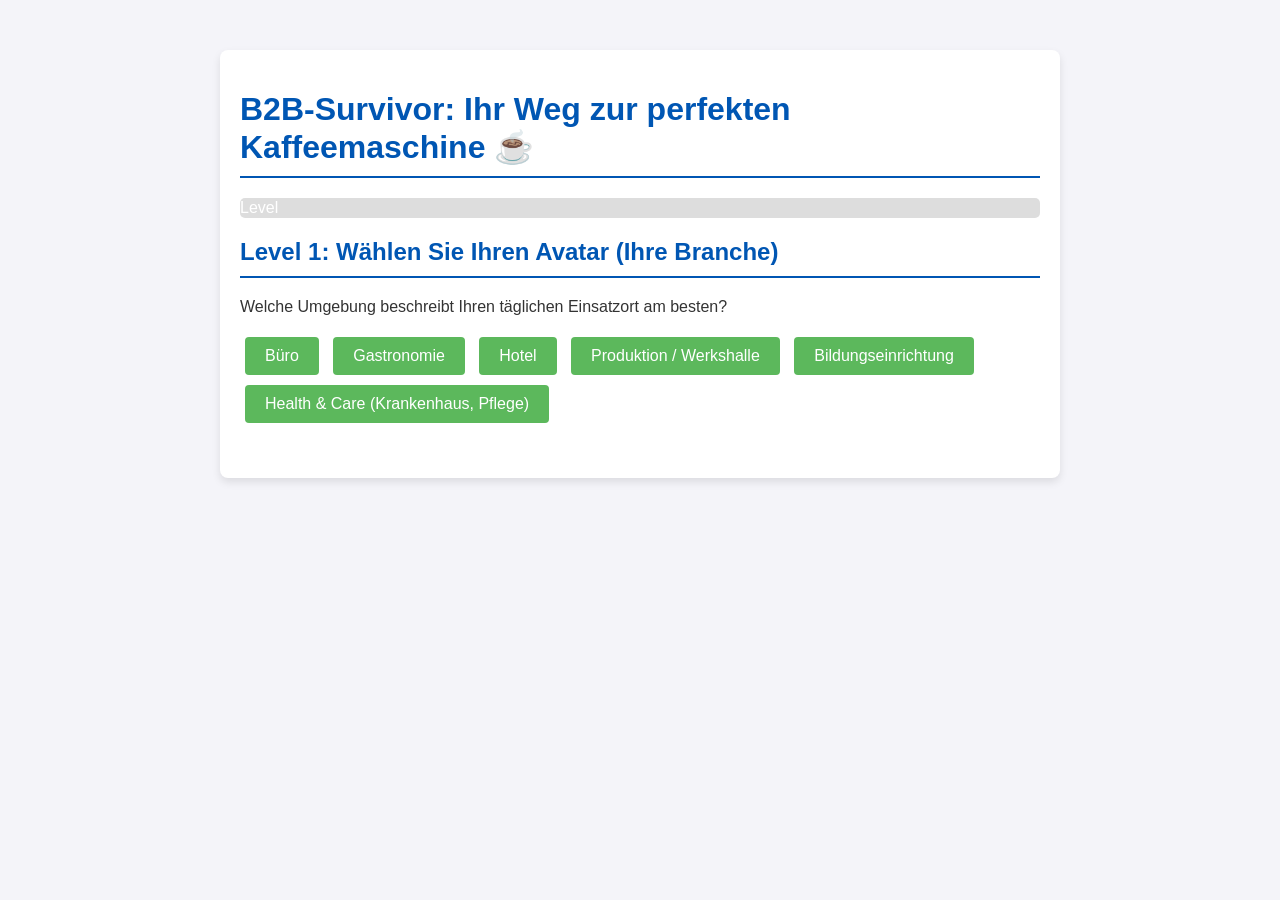
<file: gametest.html>
<!DOCTYPE html>
<html lang="de">
<head>
    <meta charset="UTF-8">
    <meta name="viewport" content="width=device-width, initial-scale=1.0">
    <title>B2B-Survivor: Ihr Kaffee-Maschinen-Avatar</title>
    <style>
        /* Seriöse Business-UX, mobilfreundlich */
        body { font-family: 'Segoe UI', Tahoma, Geneva, Verdana, sans-serif; margin: 0; padding: 0; background-color: #f4f4f9; color: #333; }
        .container { max-width: 800px; margin: 50px auto; padding: 20px; background-color: #fff; box-shadow: 0 4px 8px rgba(0,0,0,0.1); border-radius: 8px; }
        h1, h2 { color: #0056b3; border-bottom: 2px solid #0056b3; padding-bottom: 10px; margin-bottom: 20px; }
        .level { display: none; margin-bottom: 30px; }
        .level-buttons button { background-color: #5cb85c; color: white; padding: 10px 20px; border: none; border-radius: 4px; cursor: pointer; margin: 5px; font-size: 16px; transition: background-color 0.3s; }
        .level-buttons button:hover { background-color: #4cae4c; }
        .level-buttons button.multi-select { background-color: #f0ad4e; }
        .level-buttons button.multi-select.selected { background-color: #eb931c; border: 2px solid #fff; }
        .progress-bar { height: 20px; background-color: #ddd; border-radius: 5px; margin-bottom: 20px; overflow: hidden; }
        .progress { height: 100%; width: 0%; background-color: #0056b3; text-align: center; line-height: 20px; color: white; transition: width 0.5s; }
        .fail-screen { display: none; text-align: center; color: #d9534f; }
        .final-screen { display: none; }
        /* Formular Styling */
        form label { display: block; margin-top: 10px; font-weight: bold; }
        form input[type="text"], form input[type="email"], form input[type="tel"] { width: 100%; padding: 10px; margin-top: 5px; border: 1px solid #ccc; border-radius: 4px; box-sizing: border-box; }
        .dsgvo-note { font-size: 0.8em; color: #666; margin-top: 15px; }
        .submit-btn { background-color: #007bff; color: white; padding: 15px 25px; border: none; border-radius: 4px; cursor: pointer; margin-top: 20px; font-size: 18px; width: 100%; }
        .submit-btn:hover { background-color: #0056b3; }
    </style>
</head>
<body>

<div class="container">
    <header>
        <h1>B2B-Survivor: Ihr Weg zur perfekten Kaffeemaschine ☕</h1>
    </header>

    <div class="progress-bar">
        <div class="progress" id="progress-bar">Level 0/6</div>
    </div>

    <section id="level-1" class="level current-level">
        <h2>Level 1: Wählen Sie Ihren Avatar (Ihre Branche)</h2>
        <p>Welche Umgebung beschreibt Ihren täglichen Einsatzort am besten?</p>
        <div class="level-buttons">
            <button onclick="nextLevel(1, 'Büro')">Büro</button>
            <button onclick="nextLevel(1, 'Gastronomie')">Gastronomie</button>
            <button onclick="nextLevel(1, 'Hotel')">Hotel</button>
            <button onclick="nextLevel(1, 'Produktion / Werkshalle')">Produktion / Werkshalle</button>
            <button onclick="nextLevel(1, 'Bildungseinrichtung')">Bildungseinrichtung</button>
            <button onclick="nextLevel(1, 'Health & Care')">Health & Care (Krankenhaus, Pflege)</button>
        </div>
    </section>

    <section id="level-2" class="level">
        <h2>Level 2: Einsatzart</h2>
        <p>Für welche Art von Nutzung ist die Kaffeelösung vorgesehen?</p>
        <div class="level-buttons">
            <button onclick="nextLevel(2, 'Dauerhafter Einsatz im Unternehmen')">Dauerhafter Einsatz im Unternehmen</button>
            <button onclick="failGame('Unsere Lösungen sind für den **dauerhaften Einsatz** konzipiert und nicht für einmalige Events.')">Einmaliges Event</button>
        </div>
    </section>

    <section id="level-3" class="level">
        <h2>Level 3: Privat oder Gewerblich</h2>
        <p>Wer wird der Hauptnutzer und Betreiber der Kaffeelösung sein?</p>
        <div class="level-buttons">
            <button onclick="nextLevel(3, 'Gewerblich')">Gewerblich</button>
            <button onclick="failGame('Wir sind **ausschließlich für Geschäftskunden** tätig und können Privatpersonen nicht versorgen.')">Privat</button>
        </div>
    </section>

    <section id="level-4" class="level">
        <h2>Level 4: Tägliche Kapazität</h2>
        <p>Wie viele Mitarbeiter versorgen Sie (oder wie viele Tassen pro Tag benötigen Sie ca.)?</p>
        <div class="level-buttons">
            <button onclick="nextLevel(4, 'Bis 10')">Bis 10</button>
            <button onclick="nextLevel(4, '11–50')">11–50</button>
            <button onclick="nextLevel(4, '51–200')">51–200</button>
            <button onclick="nextLevel(4, 'Über 200')">Über 200</button>
        </div>
    </section>

    <section id="level-5" class="level">
        <h2>Level 5: Gesuchte Vielfalt</h2>
        <p>Welche Getränke sollen verfügbar sein? (Mehrfachauswahl möglich)</p>
        <div class="level-buttons" id="drink-selection">
            <button class="multi-select" data-value="Kaffee" onclick="toggleMultiSelect(this)">Kaffee (Schwarz)</button>
            <button class="multi-select" data-value="Cappuccino / Latte" onclick="toggleMultiSelect(this)">Cappuccino / Latte (Milchgetränke)</button>
            <button class="multi-select" data-value="Tee" onclick="toggleMultiSelect(this)">Tee (Heißwasser)</button>
            <button class="multi-select" data-value="Kakao / Spezialgetränke" onclick="toggleMultiSelect(this)">Kakao / Spezialgetränke</button>
        </div>
        <button style="margin-top: 20px;" onclick="collectDrinks()">Weiter zu Level 6</button>
    </section>

    <section id="level-6" class="level">
        <h2>Level 6: Wasserversorgung</h2>
        <p>Ist am geplanten Aufstellort ein Festwasseranschluss vorhanden?</p>
        <div class="level-buttons">
            <button onclick="nextLevel(6, 'Ja')">Ja (Festwasseranschluss)</button>
            <button onclick="nextLevel(6, 'Nein')">Nein (Tanklösung)</button>
        </div>
    </section>

    <section id="final-screen" class="level final-screen">
        <h2>🎉 Glückwunsch! Mission erfüllt!</h2>
        <h3 id="recommendation-header"></h3>
        <p id="recommendation-text"></p>
        
        <hr>

        <h3>Ihre Maschinenvoraussetzungen sind erfüllt. Jetzt Kontakt aufnehmen!</h3>
        <form id="lead-form">
            <label for="firmenname">Firmenname (Pflichtfeld)</label>
            <input type="text" id="firmenname" name="firmenname" required>

            <label for="vorname">Vorname (Pflichtfeld)</label>
            <input type="text" id="vorname" name="vorname" required>

            <label for="nachname">Nachname (Pflichtfeld)</label>
            <input type="text" id="nachname" name="nachname" required>

            <label for="email">E-Mail-Adresse (Pflichtfeld)</label>
            <input type="email" id="email" name="email" required>

            <label for="telefon">Telefonnummer (Pflichtfeld)</label>
            <input type="tel" id="telefon" name="telefon" required>

            <p class="dsgvo-note">Demo-Text: Mit dem Absenden des Formulars stimmen Sie der DSGVO-konformen Verarbeitung Ihrer Daten zum Zweck der Kontaktaufnahme und Beratung zu. Eine Weitergabe an Dritte findet nicht statt.</p>

            <button type="submit" class="submit-btn">Empfehlung anfordern & Beratung starten</button>
        </form>
        <p id="form-status" style="margin-top: 15px; color: green;"></p>
    </section>

    <section id="fail-screen" class="level fail-screen">
        <h2>🛑 Spielende (Ausschlusskriterium getroffen)</h2>
        <p id="fail-message"></p>
        <p>Vielen Dank für Ihr Interesse. Unsere Lösungen sind für Ihre Anforderungen nicht geeignet.</p>
        <button onclick="location.reload()">Neustart (Branche neu wählen)</button>
    </section>
</div>

<script>
    const gameState = {
        currentLevel: 1,
        maxLevel: 6,
        data: {} // Speichert alle Antworten für die Empfehlung und das Lead-Formular
    };

    // Zeigt das aktuelle Level an und aktualisiert die Fortschrittsanzeige
    function showLevel(level) {
        // Alle Level ausblenden
        document.querySelectorAll('.level').forEach(el => el.style.display = 'none');
        
        // Gewünschtes Level anzeigen
        const currentLevelElement = document.getElementById('level-' + level);
        if (currentLevelElement) {
            currentLevelElement.style.display = 'block';
        }
        
        // Fortschrittsbalken aktualisieren
        const progressEl = document.getElementById('progress-bar');
        const percentage = Math.round(((level - 1) / gameState.maxLevel) * 100);
        progressEl.style.width = percentage + '%';
        progressEl.textContent = `Level ${level - 1}/${gameState.maxLevel}`;
    }

    // Geht zum nächsten Level und speichert die Antwort
    function nextLevel(level, answer) {
        gameState.data['Level' + level] = answer;
        gameState.currentLevel++;
        if (gameState.currentLevel > gameState.maxLevel) {
            showFinalScreen();
        } else {
            showLevel(gameState.currentLevel);
        }
    }

    // Beendet das "Spiel" mit einer Ausschlussbotschaft
    function failGame(message) {
        document.getElementById('fail-message').innerHTML = message;
        document.getElementById('fail-screen').style.display = 'block';
        
        // Restliche Level und Fortschritt ausblenden
        document.querySelectorAll('.level:not(#fail-screen)').forEach(el => el.style.display = 'none');
        document.getElementById('progress-bar').parentNode.style.display = 'none';
    }

    // Toggle-Funktion für die Mehrfachauswahl (Level 5)
    function toggleMultiSelect(button) {
        button.classList.toggle('selected');
    }

    // Sammelt die ausgewählten Getränke aus Level 5
    function collectDrinks() {
        const selectedDrinks = [];
        document.querySelectorAll('#drink-selection .selected').forEach(button => {
            selectedDrinks.push(button.getAttribute('data-value'));
        });

        if (selectedDrinks.length === 0) {
            alert("Bitte wählen Sie mindestens ein Getränk aus, um fortzufahren.");
            return;
        }

        nextLevel(5, selectedDrinks.join(', '));
    }

    // Logik für die Maschinenempfehlung
    function getRecommendation() {
        // Einfache Logik basierend auf Level 4 (Mitarbeiteranzahl) und Level 5 (Getränkevielfalt)
        const mitarbeiter = gameState.data['Level4'];
        const getraenke = gameState.data['Level5'];

        let kategorie = "Unbekannt";
        let benefits = [];

        // Logik für die Maschinenkategorie
        if (mitarbeiter === 'Bis 10') {
            kategorie = "Komfort-Kompakt-Maschine (Tischgerät)";
            benefits = ["Platzsparend und leise", "Intuitive Bedienung", "Geringer Serviceaufwand"];
        } else if (mitarbeiter === '11–50') {
            kategorie = "Semi-Professionelle Maschine (Mittelklasse)";
            benefits = ["Hohe Tassenleistung (Durchsatz)", "Einfache, automatische Reinigung", "Modular für Milch- und Spezialgetränke"];
        } else if (mitarbeiter === '51–200') {
            kategorie = "Professionelle Vollautomaten-Serie (High-End)";
            benefits = ["Extrem hoher Durchsatz und kurze Wartezeiten", "Frischmilchsysteme der neuesten Generation", "Vollumfänglicher Servicevertrag möglich"];
        } else if (mitarbeiter === 'Über 200') {
            kategorie = "Individuelle Großlösung (Modular-System)";
            benefits = ["Anbindung an Bezahlsysteme (Vending)", "Höchste Belastbarkeit und Zuverlässigkeit", "Permanenter Kundenservice (24/7)"];
        }

        // Anpassung der Benefits basierend auf Getränkeauswahl
        if (getraenke.includes('Cappuccino / Latte')) {
            benefits.push("Hervorragendes Milchsystem (Milchschaum-Qualität)");
        }
        if (getraenke.includes('Kakao / Spezialgetränke')) {
            benefits.push("Integrierte Pulversysteme für mehr Vielfalt");
        }

        // Entferne Duplikate und gib die ersten 3-4 Benefits zurück
        benefits = [...new Set(benefits)].slice(0, 4);

        return { kategorie, benefits };
    }

    // Zeigt den Final Screen an
    function showFinalScreen() {
        const { kategorie, benefits } = getRecommendation();

        document.getElementById('progress-bar').textContent = `Level 6/6 - Erfolg!`;
        
        document.getElementById('recommendation-header').textContent = `Ihre Empfehlung: ${kategorie}`;
        document.getElementById('recommendation-text').innerHTML = 
            `<p>Basierend auf Ihren Anforderungen (Branche: **${gameState.data.Level1}**, Tassenbedarf: **${gameState.data.Level4}**) empfehlen wir Ihnen die **${kategorie}**.</p>` +
            '<h4>Ihre Vorteile:</h4>' +
            '<ul>' + benefits.map(b => `<li>${b}</li>`).join('') + '</ul>';

        document.getElementById('final-screen').style.display = 'block';
    }

    // Behandlung des Lead-Formulars (POST an Mock-Webhook / Datenspeicherung)
    document.getElementById('lead-form').addEventListener('submit', function(e) {
        e.preventDefault();
        
        const form = e.target;
        
        // 1. Daten sammeln (Antworten + Kontaktdaten)
        const contactData = {
            firmenname: form.firmenname.value,
            vorname: form.vorname.value,
            nachname: form.nachname.value,
            email: form.email.value,
            telefon: form.telefon.value
        };

        const finalData = {
            ...gameState.data,
            ...contactData,
            Maschinenempfehlung: document.getElementById('recommendation-header').textContent.replace('Ihre Empfehlung: ', '')
        };

        // 2. Speicherung der Daten (Mock-Webhook / JSON-Ausgabe in Konsole)
        // Im echten Einsatz: Fetch-API für POST an einen Webhook (z.B. Zapier, Make, oder CRM)
        console.log('--- Gesammelte Lead-Daten (JSON-Mock-Speicherung) ---');
        console.log(JSON.stringify(finalData, null, 2));
        console.log('----------------------------------------------------');
        
        // 3. Feedback für den Nutzer
        document.getElementById('form-status').textContent = '✅ Daten gesendet! Wir werden uns in Kürze mit Ihrem individuellen Angebot bei Ihnen melden.';
        form.querySelector('.submit-btn').disabled = true;
        
        // Im echten Einsatz: Weiterleitung zur Danke-Seite
    });

    // Startet die Experience
    showLevel(gameState.currentLevel);

</script>
</body>
</html>
</file>
<file: style2.css>
/* === RESET === */
* {
  margin: 0;
  padding: 0;
  box-sizing: border-box;
}

body {
  font-family: 'Helvetica Neue', Arial, sans-serif;
  color: #3b2f2f;
  background-color: #f7efe7;
  line-height: 1.6;
}

a {
  text-decoration: none;
  color: inherit;
}

img {
  max-width: 100%;
  height: auto;
}

/* === HEADER === */
header {
  background-color: #4a2f22;
  color: #fbf8f5;
  text-align: center;
  padding: 80px 20px;
}

header h1 {
  font-size: 2.8rem;
  margin-bottom: 20px;
  font-weight: 700;
}

header p {
  font-size: 1.2rem;
  margin-bottom: 30px;
  color: #eadfcf;
}

.cta-button {
  display: inline-block;
  background-color: #7a4f3a;
  color: #fff7f2;
  padding: 14px 30px;
  font-weight: bold;
  border-radius: 30px;
  transition: all 0.3s ease;
}

.cta-button:hover {
  background-color: #92644f;
  transform: scale(1.05);
}

/* === SECTIONS === */
.section {
  padding: 70px 20px;
}

.section.light {
  background-color: #f3eee8;
}

.container {
  max-width: 1000px;
  margin: 0 auto;
  text-align: center;
}

.container h2 {
  color: #4a2f22;
  font-size: 2rem;
  margin-bottom: 30px;
}

.features {
  display: flex;
  flex-wrap: wrap;
  justify-content: center;
  gap: 30px;
}

.feature-item {
  background-color: #fff;
  border-radius: 10px;
  padding: 30px 20px;
  flex: 1 1 calc(30% - 20px);
  box-shadow: 0 4px 12px rgba(0, 0, 0, 0.1);
  transition: transform 0.3s ease;
}

.feature-item:hover {
  transform: translateY(-5px);
}

.feature-item h3 {
  color: #6a4b3a;
  margin-bottom: 15px;
  font-size: 1.2rem;
}

.feature-item p {
  color: #5b463b;
  font-size: 0.95rem;
}

/* === HOW IT WORKS === */
ol {
  text-align: left;
  display: inline-block;
  color: #4a2f22;
  font-size: 1rem;
  line-height: 1.8;
}

/* === FOOTER === */
footer {
  background-color: #35261f;
  color: #efe7df;
  text-align: center;
  padding: 50px 20px;
  font-size: 0.9rem;
}

footer a {
  color: #c9a986;
  margin: 0 5px;
}

@media (max-width: 768px) {
  .feature-item {
    flex: 1 1 100%;
  }

  header h1 {
    font-size: 2rem;
  }
}
</file>
